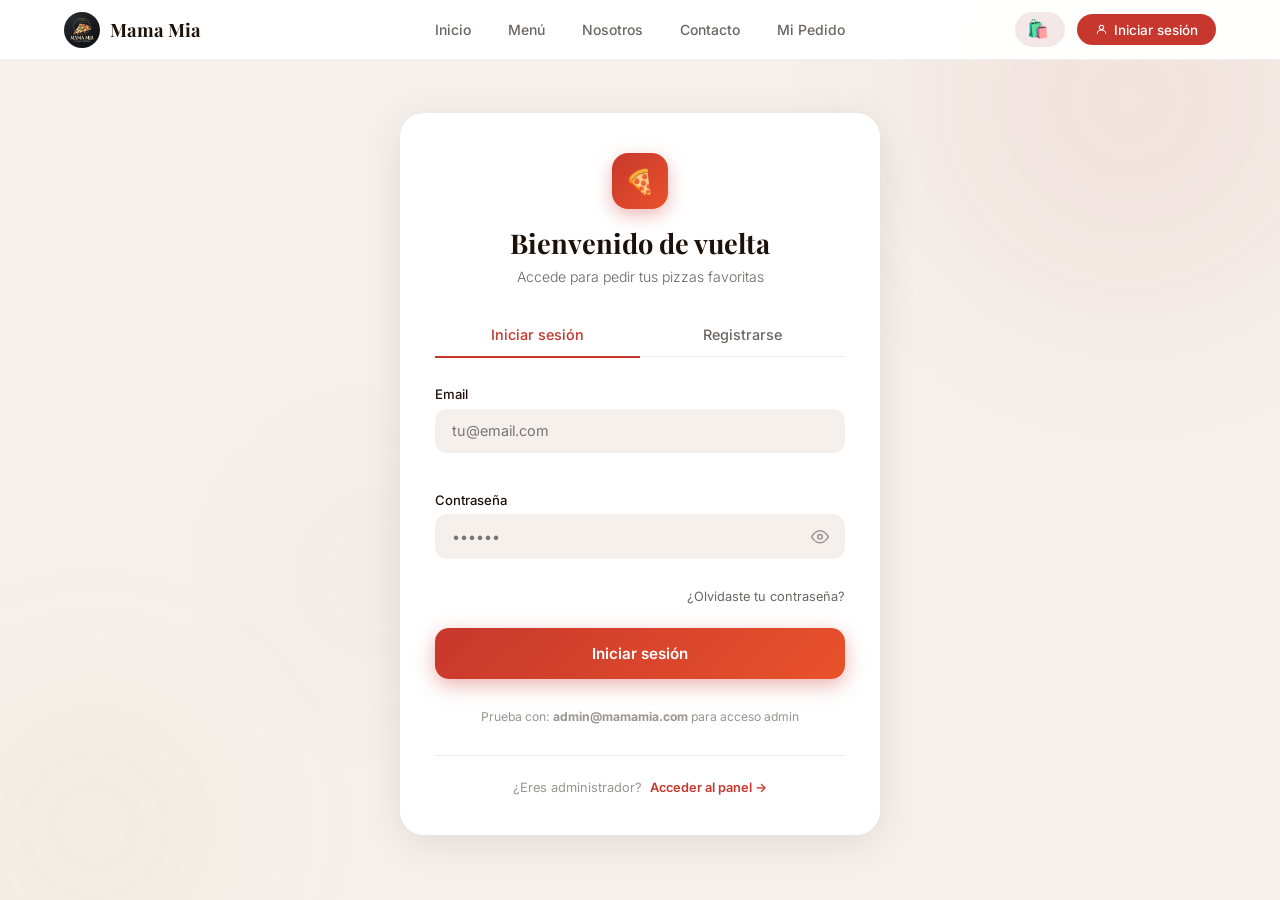
<file: frontend/ajustes.html>
<!DOCTYPE html>
<html lang="es">
<head>
  <meta charset="UTF-8"/>
  <meta name="viewport" content="width=device-width, initial-scale=1.0"/>
  <title>Ajustes — Mama Mia Pizzería</title>
  <link href="https://fonts.googleapis.com/css2?family=Playfair+Display:ital,wght@0,700;0,900;1,700&family=Inter:wght@300;400;500;600&display=swap" rel="stylesheet"/>
  <link rel="stylesheet" href="css/style.css"/>
  <link rel="stylesheet" href="css/perfil.css"/>
</head>
<body>

  <nav id="navbar">
    <a class="nav-logo" href="index.html">
      <img src="img/logo.png" alt="Logo" class="nav-logo-icon" style="background:none; padding:0; object-fit:cover;"/>
      <span class="nav-logo-text">Mama Mia</span>
    </a>
    <ul class="nav-links">
      <li><a href="index.html">Inicio</a></li>
      <li><a href="menu.html">Menú</a></li>
      <li><a href="nosotros.html">Nosotros</a></li>
      <li><a href="contacto.html">Contacto</a></li>
      <li><a href="mipedido.html">Mi Pedido</a></li>
    </ul>
    <div class="nav-right">
      <button class="nav-cart" onclick="location.href='carrito.html'">
        <span style="font-size:1.1rem; display:inline-block; margin-right:4px;">🛍️</span> <span class="nav-cart-badge" id="navCartBadge"></span>
      </button>
      <a href="login.html" class="nav-signin">
        <svg width="13" height="13" fill="none" stroke="currentColor" stroke-width="2" viewBox="0 0 24 24"><circle cx="12" cy="8" r="4"/><path d="M4 20c0-4 3.6-7 8-7s8 3 8 7"/></svg>
        Iniciar sesión
      </a>
    </div>
  </nav>

  <main class="perfil-main">

    <aside class="perfil-sidebar">
      <div class="perfil-avatar-wrap">
        <div class="perfil-avatar" id="perfilAvatar">?</div>
      </div>
      <p class="perfil-nombre" id="perfilNombre">—</p>
      <p class="perfil-email" id="perfilEmail">—</p>
      <nav class="perfil-nav">
        <a href="perfil.html" class="perfil-nav-item">👤 Mi perfil</a>
        <a href="mipedido.html" class="perfil-nav-item">📦 Mis pedidos</a>
        <a href="ajustes.html" class="perfil-nav-item active">⚙️ Ajustes</a>
      </nav>
    </aside>

    <div class="perfil-content">

      <!-- Notificaciones -->
      <div class="perfil-card" style="margin-bottom:1.2rem">
        <div class="perfil-card-header">
          <h2>🔔 Notificaciones</h2>
          <p>Controla qué notificaciones deseas recibir</p>
        </div>
        <div class="ajuste-list">
          <div class="ajuste-item">
            <div>
              <p class="ajuste-title">Estado del pedido</p>
              <p class="ajuste-desc">Recibe actualizaciones cuando tu pedido cambia de estado</p>
            </div>
            <div class="toggle active" id="togPedido" onclick="this.classList.toggle('active')"><div class="toggle-knob"></div></div>
          </div>
          <div class="ajuste-item">
            <div>
              <p class="ajuste-title">Promociones y ofertas</p>
              <p class="ajuste-desc">Entérate de descuentos y pizzas especiales de temporada</p>
            </div>
            <div class="toggle active" id="togPromo" onclick="this.classList.toggle('active')"><div class="toggle-knob"></div></div>
          </div>
          <div class="ajuste-item">
            <div>
              <p class="ajuste-title">Recordatorios</p>
              <p class="ajuste-desc">Recuerda completar pedidos que dejaste en el carrito</p>
            </div>
            <div class="toggle" id="togRecord" onclick="this.classList.toggle('active')"><div class="toggle-knob"></div></div>
          </div>
        </div>
      </div>

      <!-- Apariencia -->
      <div class="perfil-card" style="margin-bottom:1.2rem">
        <div class="perfil-card-header">
          <h2>🎨 Apariencia</h2>
          <p>Personaliza cómo se ve la aplicación</p>
        </div>
        <div class="ajuste-list">
          <div class="ajuste-item">
            <div>
              <p class="ajuste-title">Modo oscuro</p>
              <p class="ajuste-desc">Cambia el tema de la interfaz a colores oscuros</p>
            </div>
            <div class="toggle" id="togOscuro" onclick="toggleDarkMode()"><div class="toggle-knob"></div></div>
          </div>
        </div>
      </div>

      <!-- Privacidad -->
      <div class="perfil-card" style="margin-bottom:1.2rem">
        <div class="perfil-card-header">
          <h2>🔒 Privacidad</h2>
          <p>Controla el uso de tus datos</p>
        </div>
        <div class="ajuste-list">
          <div class="ajuste-item">
            <div>
              <p class="ajuste-title">Compartir datos de uso</p>
              <p class="ajuste-desc">Ayúdanos a mejorar la app compartiendo estadísticas anónimas</p>
            </div>
            <div class="toggle active" id="togDatos" onclick="this.classList.toggle('active')"><div class="toggle-knob"></div></div>
          </div>
          <div class="ajuste-item">
            <div>
              <p class="ajuste-title">Historial de pedidos visible</p>
              <p class="ajuste-desc">Muestra tu historial en tu perfil público</p>
            </div>
            <div class="toggle" id="togHistorial" onclick="this.classList.toggle('active')"><div class="toggle-knob"></div></div>
          </div>
        </div>
      </div>

      <!-- Zona de peligro -->
      <div class="perfil-card danger-card">
        <div class="perfil-card-header">
          <h2>⚠️ Zona de peligro</h2>
          <p>Estas acciones son irreversibles</p>
        </div>
        <div class="danger-actions">
          <div class="danger-item">
            <div>
              <p class="ajuste-title">Cerrar sesión en todos los dispositivos</p>
              <p class="ajuste-desc">Cierra sesión en todos los dispositivos donde estás conectado</p>
            </div>
            <button class="btn-danger-outline" onclick="cerrarTodo()">Cerrar todo</button>
          </div>
          <div class="danger-item">
            <div>
              <p class="ajuste-title" style="color:var(--red)">Eliminar cuenta</p>
              <p class="ajuste-desc">Elimina permanentemente tu cuenta y todos tus datos</p>
            </div>
            <button class="btn-danger" onclick="eliminarCuenta()">Eliminar cuenta</button>
          </div>
        </div>
      </div>

      <button class="btn-guardar" style="margin-top:1.2rem" onclick="guardarAjustes()">💾 Guardar ajustes</button>
    </div>
  </main>

  <div class="toast" id="toast"></div>

  <script src="js/main.js"></script>
  <script src="js/ajustes.js"></script>
</body>
</html>
</file>
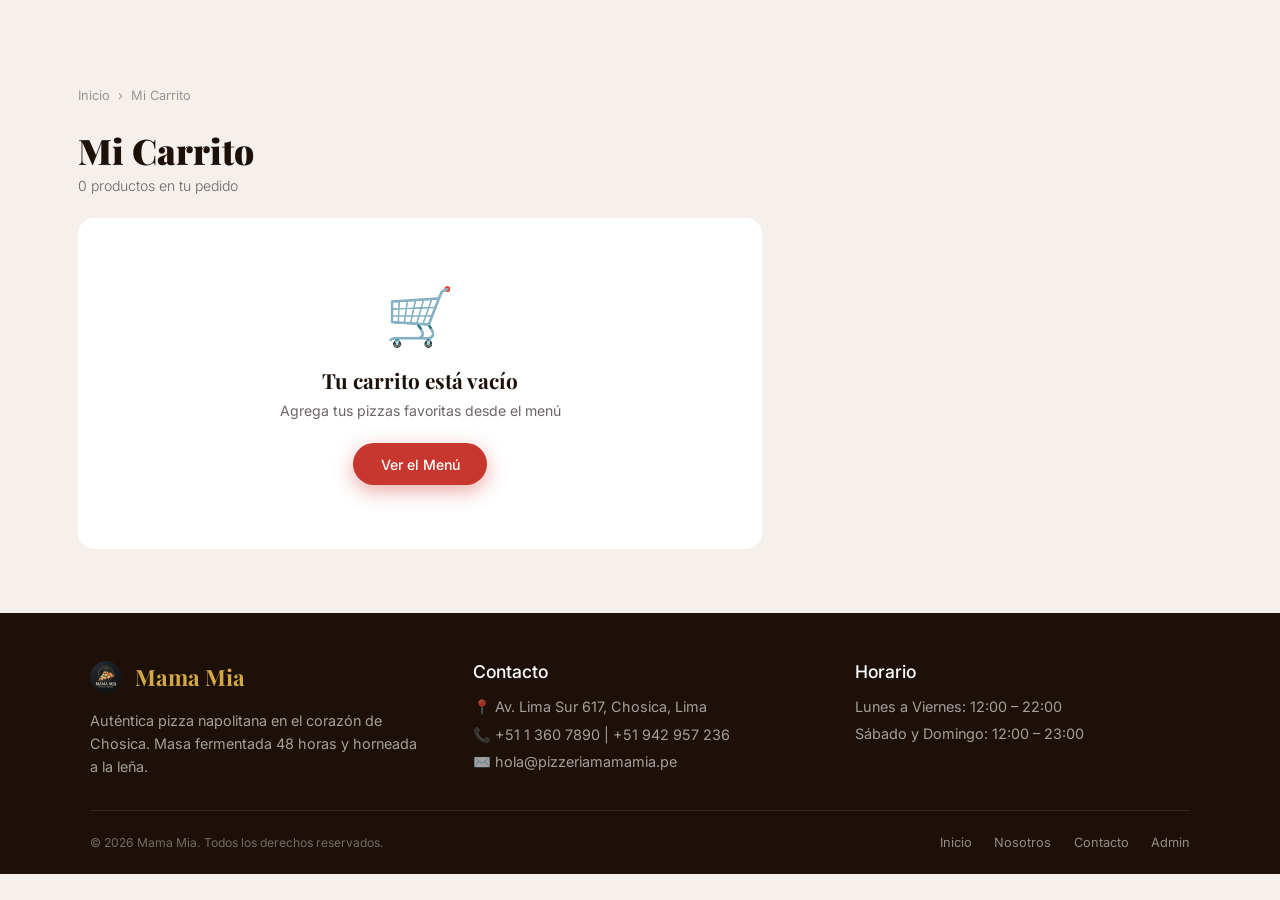
<file: frontend/carrito.html>
<!DOCTYPE html>
<html lang="es">
<head>
  <meta charset="UTF-8"/>
  <meta name="viewport" content="width=device-width, initial-scale=1.0"/>
  <title>Mi Carrito — Mama Mia Pizzería</title>
  <link href="https://fonts.googleapis.com/css2?family=Playfair+Display:ital,wght@0,700;0,900;1,700&family=Inter:wght@300;400;500;600&display=swap" rel="stylesheet"/>
  <link rel="stylesheet" href="css/style.css"/>
  <link rel="stylesheet" href="css/carrito.css"/>
</head>
<body>

  

  <main class="carrito-main">

    <!-- Columna izquierda: items -->
    <div class="carrito-left">
      <nav class="breadcrumb">
        <a href="index.html">Inicio</a>
        <span>›</span>
        <span>Mi Carrito</span>
      </nav>

      <div class="carrito-header">
        <h1>Mi Carrito</h1>
        <p class="carrito-count" id="carritoCount">0 productos en tu pedido</p>
      </div>

      <!-- Items -->
      <div class="items-list" id="itemsList">
        <!-- Renderizado por JS -->
      </div>

      <!-- Carrito vacío -->
      <div class="empty-cart hidden" id="emptyCart">
        <div class="empty-icon">🛒</div>
        <h3>Tu carrito está vacío</h3>
        <p>Agrega tus pizzas favoritas desde el menú</p>
        <a href="menu.html" class="btn-red">Ver el Menú</a>
      </div>

      <!-- Acciones -->
      <div class="carrito-actions" id="carritoActions">
        <a href="menu.html" class="add-more">+ Añadir más productos</a>
        <button class="vaciar-btn" onclick="vaciarCarrito()">Vaciar carrito</button>
      </div>
    </div>

    <!-- Columna derecha: resumen -->
    <div class="carrito-right" id="carritoRight">
      <div class="resumen-card">
        <div class="resumen-header">
          <h2>Confirmar Pedido</h2>
          <p class="resumen-user">👤 Cliente</p>
        </div>

        <!-- Lista resumen -->
        <div class="resumen-items" id="resumenItems"></div>

        <div class="resumen-linea">
          <span>Subtotal</span>
          <span id="resSubtotal">S/ 0.00</span>
        </div>
        <div class="resumen-linea">
          <span>Modalidad</span>
          <span class="modalidad-badge">🏪 Recojo en local o delivery</span>
        </div>
        <div class="resumen-linea total">
          <span>Total</span>
          <span id="resTotal">S/ 0.00</span>
        </div>

        <!-- Modalidad -->
        <div class="modalidad-section" id="modalidadSection">
          <h4>Modalidad</h4>
          <div class="modalidad-grid">
            <label class="modalidad-card active-modal" id="modalRecojo">
              <input type="radio" name="modalidad" value="recojo" checked onchange="onModalidad()"/>
              <span class="modalidad-icon">🏪</span>
              <div>
                <p class="modalidad-name">Recojo en local</p>
                <p class="modalidad-desc">Listo en 20–30 min. Jr. Grau 245, Chosica</p>
              </div>
            </label>
            <label class="modalidad-card" id="modalDelivery">
              <input type="radio" name="modalidad" value="delivery" onchange="onModalidad()"/>
              <span class="modalidad-icon">🛵</span>
              <div>
                <p class="modalidad-name">Delivery</p>
                <p class="modalidad-desc">Solo con pago con tarjeta. 30–45 min aprox.</p>
              </div>
            </label>
          </div>
          <!-- Dirección (solo delivery) -->
          <div class="direccion-wrap hidden" id="direccionWrap">
            <input type="text" placeholder="📍 Dirección de entrega *" id="direccion"/>
            <span class="field-error" id="dirErr"></span>
          </div>
        </div>

        <!-- Método de pago -->
        <div class="pago-section">
          <h4>Método de pago</h4>
          <p class="pago-nota">💡 Solo aceptamos pago anticipado. Esto garantiza que tu pizza se prepare solo cuando el pago es confirmado.</p>
          <div class="pago-grid">
            <label class="pago-card">
              <input type="radio" name="pago" value="yape" checked onchange="selectPago(this)"/>
              <span class="pago-icon">📱</span>
              <span class="pago-name">Yape</span>
            </label>
            <label class="pago-card">
              <input type="radio" name="pago" value="plin" onchange="selectPago(this)"/>
              <span class="pago-icon">💜</span>
              <span class="pago-name">Plin</span>
            </label>
            <label class="pago-card">
              <input type="radio" name="pago" value="tarjeta" onchange="selectPago(this)"/>
              <span class="pago-icon">💳</span>
              <span class="pago-name">Tarjeta</span>
            </label>
          </div>
        </div>

        <!-- Datos de contacto -->
        <div class="contacto-section">
          <h4>Datos de contacto</h4>
          <div class="field">
            <input type="tel" placeholder="📞 Teléfono de contacto *" id="telefono"/>
            <span class="field-error" id="telErr"></span>
          </div>
          <div class="field">
            <textarea placeholder="Notas adicionales (opcional)" id="notas" rows="2"></textarea>
          </div>
        </div>

        <button class="btn-confirmar" id="btnConfirmar" onclick="confirmarPedido()">
          ✓ Confirmar Pedido · <span id="btnTotal">S/ 0.00</span>
        </button>
      </div>
    </div>

  </main>

    <footer>
    <div class="footer-container">
      <div class="footer-col">
        <div class="footer-brand">
          <img src="img/logo.png" alt="Logo"> Mama Mia
        </div>
        <p class="footer-desc">Auténtica pizza napolitana en el corazón de Chosica. Masa fermentada 48 horas y horneada a la leña.</p>
      </div>
      <div class="footer-col">
        <h4>Contacto</h4>
        <div class="footer-info">
          <span>📍 Av. Lima Sur 617, Chosica, Lima</span>
          <span>📞 +51 1 360 7890 | +51 942 957 236</span>
          <span>✉️ hola@pizzeriamamamia.pe</span>
        </div>
      </div>
      <div class="footer-col">
        <h4>Horario</h4>
        <div class="footer-info">
          <span>Lunes a Viernes: 12:00 – 22:00</span>
          <span>Sábado y Domingo: 12:00 – 23:00</span>
        </div>
      </div>
    </div>
    <div class="footer-bottom">
      <div class="footer-copy">© 2026 Mama Mia. Todos los derechos reservados.</div>
      <div class="footer-links">
        <a href="index.html">Inicio</a>
        <a href="nosotros.html">Nosotros</a>
        <a href="contacto.html">Contacto</a>
        <a href="admin.html">Admin</a>
      </div>
    </div>
  </footer>

  <div class="toast" id="toast"></div>

  <script src="js/main.js"></script>
  <script src="js/carrito.js"></script>
</body>
</html>
</file>
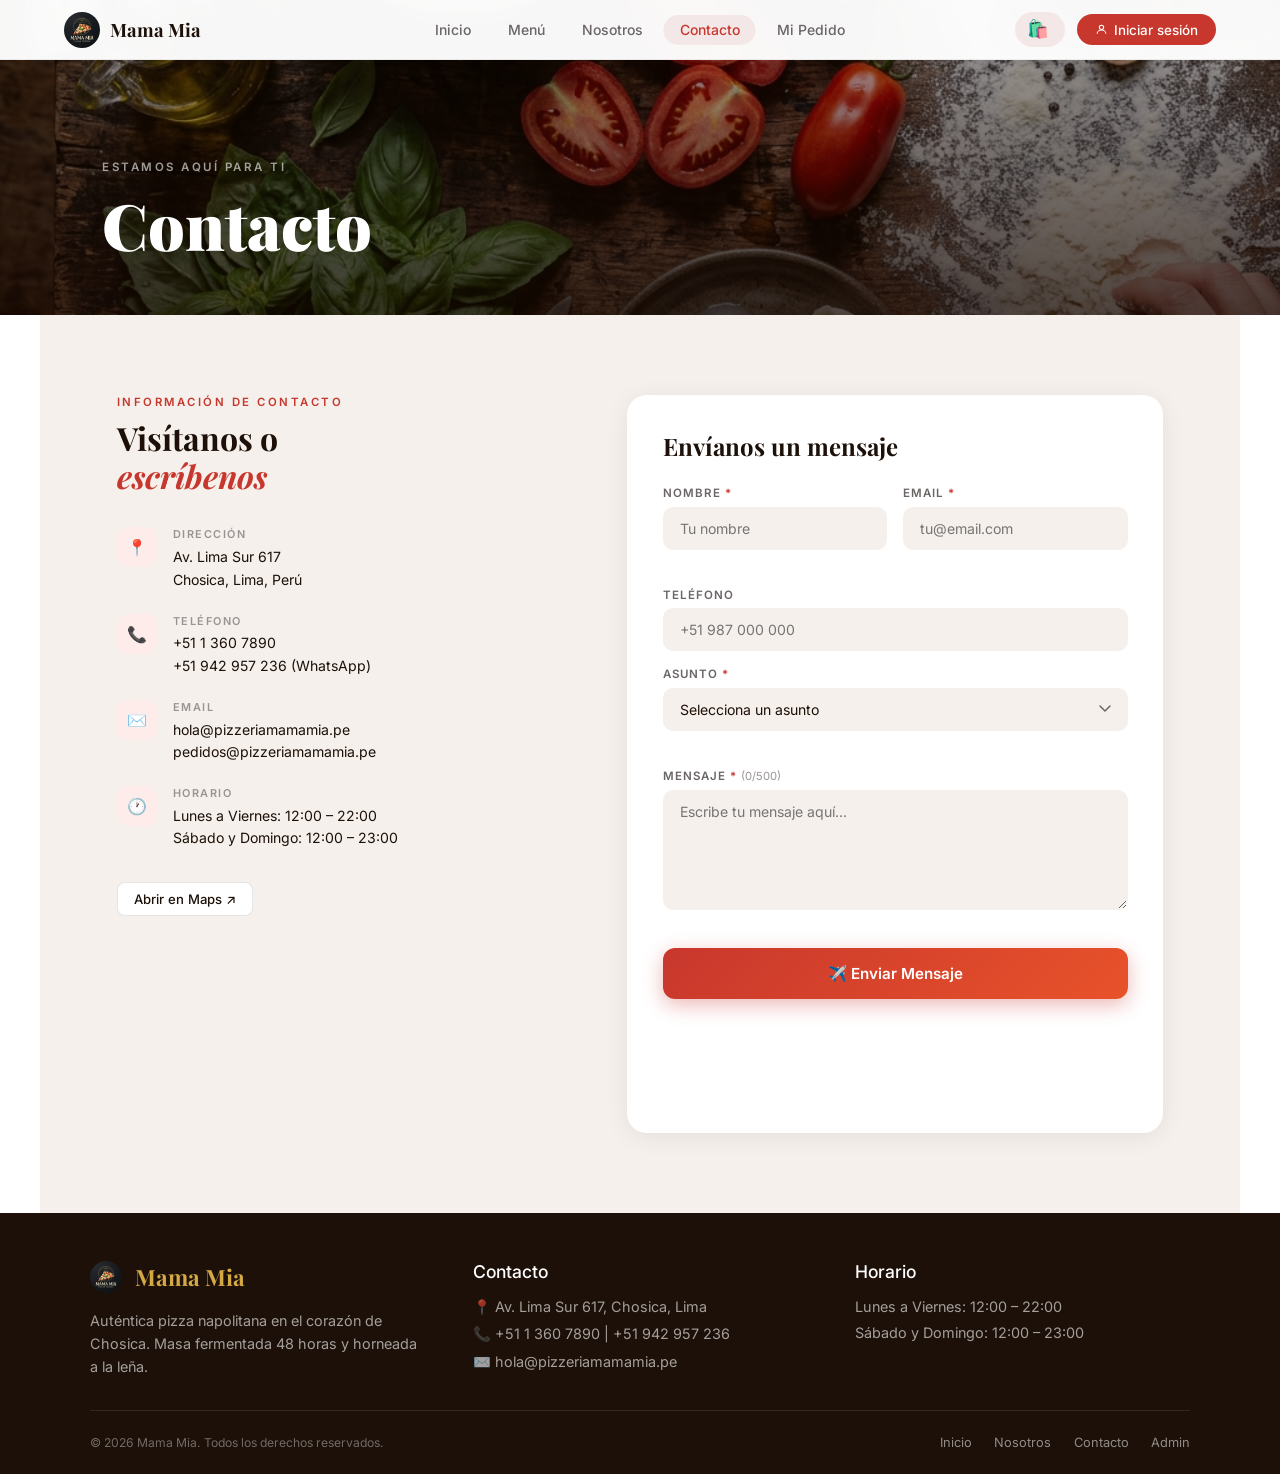
<file: frontend/contacto.html>
<!DOCTYPE html>
<html lang="es">
<head>
  <meta charset="UTF-8"/>
  <meta name="viewport" content="width=device-width, initial-scale=1.0"/>
  <title>Contacto — Mama Mia Pizzería</title>
  <link href="https://fonts.googleapis.com/css2?family=Playfair+Display:ital,wght@0,700;0,900;1,700&family=Inter:wght@300;400;500;600&display=swap" rel="stylesheet"/>
  <link rel="stylesheet" href="css/style.css"/>
  <link rel="stylesheet" href="css/contacto.css"/>
</head>
<body>

  <!-- NAV -->
  <nav id="navbar">
    <a class="nav-logo" href="index.html">
      <img src="img/logo.png" alt="Logo" class="nav-logo-icon" style="background:none; padding:0; object-fit:cover;"/>
      <span class="nav-logo-text">Mama Mia</span>
    </a>
    <ul class="nav-links">
      <li><a href="index.html">Inicio</a></li>
      <li><a href="menu.html">Menú</a></li>
      <li><a href="nosotros.html">Nosotros</a></li>
      <li><a href="contacto.html" class="active">Contacto</a></li>
      <li><a href="Mipedido.html">Mi Pedido</a></li>
    </ul>
    <div class="nav-right">
      <button class="nav-cart" onclick="location.href='carrito.html'" aria-label="Carrito">
      <span style="font-size:1.1rem; display:inline-block; margin-right:4px;">🛍️</span> <span class="nav-cart-badge" id="navCartBadge"></span>
      </button>
      <a href="login.html" class="nav-signin">
        <svg width="13" height="13" fill="none" stroke="currentColor" stroke-width="2" viewBox="0 0 24 24"><circle cx="12" cy="8" r="4"/><path d="M4 20c0-4 3.6-7 8-7s8 3 8 7"/></svg>
        Iniciar sesión
      </a>
    </div>
  </nav>

  <!-- HERO CONTACTO -->
  <section class="con-hero">
    <div class="con-hero-bg"></div>
    <div class="con-hero-overlay"></div>
    <div class="con-hero-content">
      <p class="con-hero-tag">ESTAMOS AQUÍ PARA TI</p>
      <h1 class="con-hero-title">Contacto</h1>
    </div>
  </section>

  <!-- CUERPO -->
  <section class="con-body">

    <!-- Info izquierda -->
    <div class="con-info reveal">
      <p class="section-label">INFORMACIÓN DE CONTACTO</p>
      <h2 class="con-title">Visítanos o<br><em>escríbenos</em></h2>

      <div class="info-items">
        <div class="info-item">
          <div class="info-icon">📍</div>
          <div>
            <p class="info-label">DIRECCIÓN</p>
            <p class="info-val">Av. Lima Sur 617</p>
            <p class="info-val">Chosica, Lima, Perú</p>
          </div>
        </div>
        <div class="info-item">
          <div class="info-icon">📞</div>
          <div>
            <p class="info-label">TELÉFONO</p>
            <p class="info-val">+51 1 360 7890</p>
            <p class="info-val">+51 942 957 236 (WhatsApp)</p>
          </div>
        </div>
        <div class="info-item">
          <div class="info-icon">✉️</div>
          <div>
            <p class="info-label">EMAIL</p>
            <p class="info-val">hola@pizzeriamamamia.pe</p>
            <p class="info-val">pedidos@pizzeriamamamia.pe</p>
          </div>
        </div>
        <div class="info-item">
          <div class="info-icon">🕐</div>
          <div>
            <p class="info-label">HORARIO</p>
            <p class="info-val">Lunes a Viernes: 12:00 – 22:00</p>
            <p class="info-val">Sábado y Domingo: 12:00 – 23:00</p>
          </div>
        </div>
      </div>

      <!-- Mapa -->
      <div class="mapa-wrap">
        <a class="mapa-btn" href="https://www.google.com/maps/place/Av.+Lima+Sur+617,+Lurigancho-Chosica+15468/" target="_blank">Abrir en Maps ↗</a>
        <iframe
          src="https://www.openstreetmap.org/export/embed.html?bbox=-76.7200,-11.9400,-76.6900,-11.9200&layer=mapnik&marker=-11.9300,-76.7050"
          width="100%" height="200"
          style="border:0;border-radius:12px;margin-top:0.8rem"
          loading="lazy" title="Ubicación Mama Mia">
        </iframe>
      </div>
    </div>

    <!-- Formulario derecha -->
    <div class="con-form-wrap reveal delay1">
      <h3 class="form-title">Envíanos un mensaje</h3>

      <div class="form-row">
        <div class="field">
          <label>NOMBRE <span class="req">*</span></label>
          <input type="text" placeholder="Tu nombre" id="cNombre"/>
          <span class="field-error" id="cNombreErr"></span>
        </div>
        <div class="field">
          <label>EMAIL <span class="req">*</span></label>
          <input type="email" placeholder="tu@email.com" id="cEmail"/>
          <span class="field-error" id="cEmailErr"></span>
        </div>
      </div>

      <div class="field">
        <label>TELÉFONO</label>
        <input type="tel" placeholder="+51 987 000 000" id="cTel"/>
      </div>

      <div class="field">
        <label>ASUNTO <span class="req">*</span></label>
        <select id="cAsunto">
          <option value="">Selecciona un asunto</option>
          <option>Consulta general</option>
          <option>Reserva de mesa</option>
          <option>Pedido a domicilio</option>
          <option>Sugerencia o reclamo</option>
          <option>Trabajo con nosotros</option>
          <option>Otro</option>
        </select>
        <span class="field-error" id="cAsuntoErr"></span>
      </div>

      <div class="field">
        <label>MENSAJE <span class="req">*</span> <span class="char-count" id="charCount">(0/500)</span></label>
        <textarea id="cMensaje" placeholder="Escribe tu mensaje aquí..." rows="5" maxlength="500" oninput="updateChar()"></textarea>
        <span class="field-error" id="cMensajeErr"></span>
      </div>

      <button class="btn-enviar" onclick="handleContacto()">✈️ Enviar Mensaje</button>
    </div>

  </section>

  <!-- FOOTER -->
    <footer>
    <div class="footer-container">
      <div class="footer-col">
        <div class="footer-brand">
          <img src="img/logo.png" alt="Logo"> Mama Mia
        </div>
        <p class="footer-desc">Auténtica pizza napolitana en el corazón de Chosica. Masa fermentada 48 horas y horneada a la leña.</p>
      </div>
      <div class="footer-col">
        <h4>Contacto</h4>
        <div class="footer-info">
          <span>📍 Av. Lima Sur 617, Chosica, Lima</span>
          <span>📞 +51 1 360 7890 | +51 942 957 236</span>
          <span>✉️ hola@pizzeriamamamia.pe</span>
        </div>
      </div>
      <div class="footer-col">
        <h4>Horario</h4>
        <div class="footer-info">
          <span>Lunes a Viernes: 12:00 – 22:00</span>
          <span>Sábado y Domingo: 12:00 – 23:00</span>
        </div>
      </div>
    </div>
    <div class="footer-bottom">
      <div class="footer-copy">© 2026 Mama Mia. Todos los derechos reservados.</div>
      <div class="footer-links">
        <a href="index.html">Inicio</a>
        <a href="nosotros.html">Nosotros</a>
        <a href="contacto.html">Contacto</a>
        <a href="admin.html">Admin</a>
      </div>
    </div>
  </footer>

  <div class="toast" id="toast"></div>

  <script src="js/main.js"></script>
  <script src="js/contacto.js"></script>
</body>
</html>
</file>
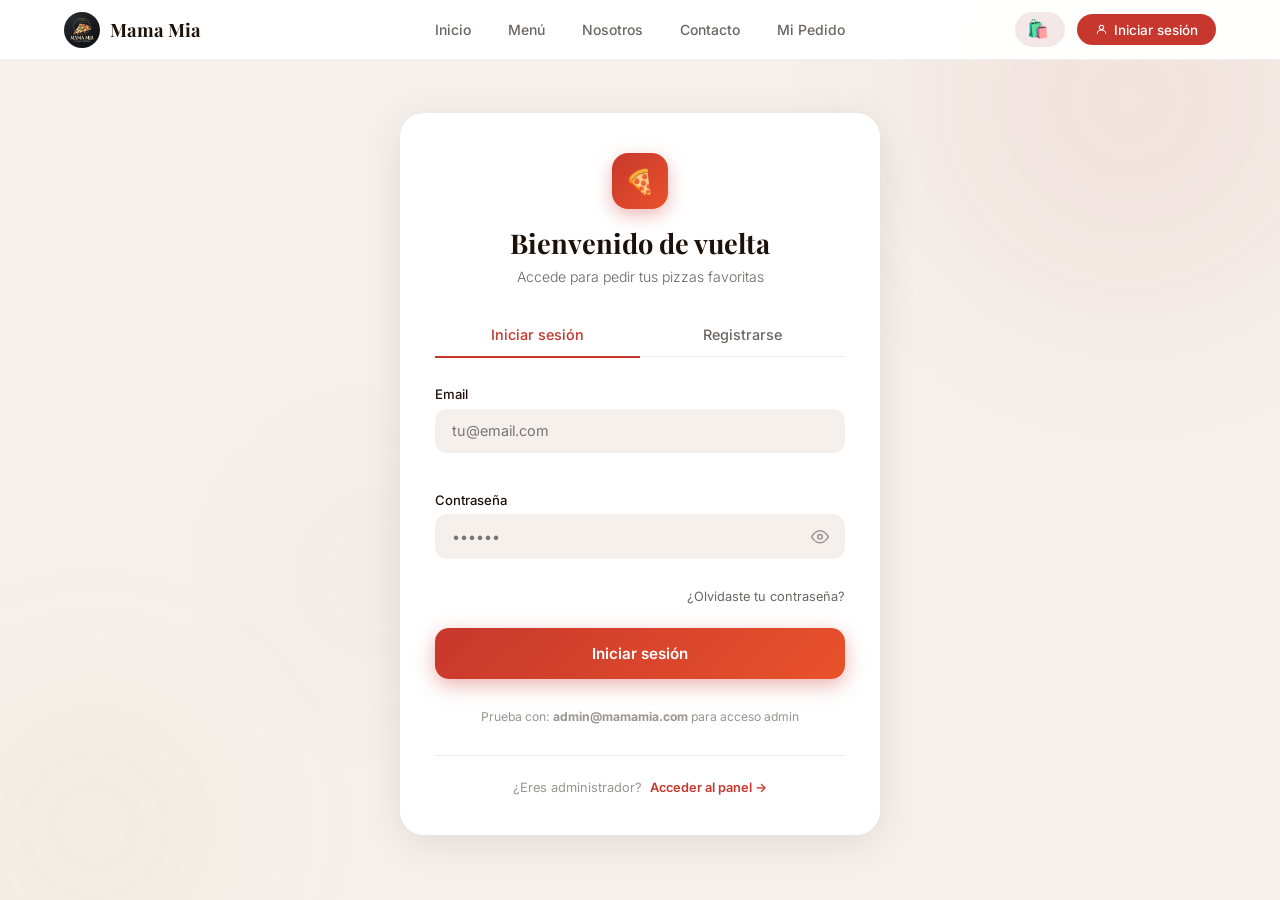
<file: frontend/login.html>
<!DOCTYPE html>
<html lang="es">
<head>
  <meta charset="UTF-8"/>
  <meta name="viewport" content="width=device-width, initial-scale=1.0"/>
  <title>Acceso — Mamma Mia Pizzería</title>
  <link href="https://fonts.googleapis.com/css2?family=Playfair+Display:ital,wght@0,700;0,900;1,700&family=Inter:wght@300;400;500;600&display=swap" rel="stylesheet"/>
  <link rel="stylesheet" href="css/style.css"/>
  <link rel="stylesheet" href="css/login.css"/>
</head>
<body>

  <!-- NAV -->
  <nav id="navbar">
    <a class="nav-logo" href="index.html">
      <img src="img/logo.png" alt="Logo" class="nav-logo-icon" style="background:none; padding:0; object-fit:cover;"/>
      <span class="nav-logo-text">Mama Mia</span>
    </a>
    <ul class="nav-links">
      <li><a href="index.html">Inicio</a></li>
      <li><a href="menu.html">Menú</a></li>
      <li><a href="nosotros.html">Nosotros</a></li>
      <li><a href="contacto.html">Contacto</a></li>
      <li><a href="Mipedido.html">Mi Pedido</a></li>
    </ul>
    <div class="nav-right">
      <button class="nav-cart" onclick="location.href='carrito.html'" aria-label="Carrito">
      <span style="font-size:1.1rem; display:inline-block; margin-right:4px;">🛍️</span> <span class="nav-cart-badge" id="navCartBadge"></span>
      </button>
      <a href="login.html" class="nav-signin active-nav">
        <svg width="13" height="13" fill="none" stroke="currentColor" stroke-width="2" viewBox="0 0 24 24"><circle cx="12" cy="8" r="4"/><path d="M4 20c0-4 3.6-7 8-7s8 3 8 7"/></svg>
        Iniciar sesión
      </a>
    </div>
  </nav>

  <!-- FONDO DECORATIVO -->
  <div class="login-bg">
    <div class="bg-blob blob1"></div>
    <div class="bg-blob blob2"></div>
    <div class="bg-blob blob3"></div>
  </div>

  <!-- CONTENEDOR PRINCIPAL -->
  <main class="login-main">

    <!-- CARD CLIENTE -->
    <div class="login-card" id="clientCard">

      <!-- Header dinámico -->
      <div class="card-header">
        <div class="card-icon">🍕</div>
        <h1 class="card-title" id="cardTitle">Bienvenido de vuelta</h1>
        <p class="card-sub" id="cardSub">Accede para pedir tus pizzas favoritas</p>
      </div>

      <!-- Tabs -->
      <div class="tabs">
        <button class="tab active" id="tabLogin" onclick="switchTab('login')">Iniciar sesión</button>
        <button class="tab" id="tabRegister" onclick="switchTab('register')">Registrarse</button>
      </div>

      <!-- FORM LOGIN -->
      <div class="tab-content" id="formLogin">
        <div class="field">
          <label>Email</label>
          <input type="email" placeholder="tu@email.com" id="loginEmail" autocomplete="email"/>
          <span class="field-error" id="loginEmailErr"></span>
        </div>
        <div class="field">
          <label>Contraseña</label>
          <div class="input-wrap">
            <input type="password" placeholder="••••••" id="loginPass" autocomplete="current-password"/>
            <button class="eye-btn" onclick="togglePass('loginPass', this)" type="button">
              <svg width="18" height="18" fill="none" stroke="currentColor" stroke-width="2" viewBox="0 0 24 24"><path d="M1 12s4-8 11-8 11 8 11 8-4 8-11 8-11-8-11-8z"/><circle cx="12" cy="12" r="3"/></svg>
            </button>
          </div>
          <span class="field-error" id="loginPassErr"></span>
        </div>
        <a href="#" class="forgot-link">¿Olvidaste tu contraseña?</a>
        <button class="btn-submit" onclick="handleLogin()">Iniciar sesión</button>
        <p class="demo-hint">Prueba con: <strong>admin@mamamia.com</strong> para acceso admin</p>
      </div>

      <!-- FORM REGISTRO -->
      <div class="tab-content hidden" id="formRegister">
        <div class="field">
          <label>Nombre completo</label>
          <input type="text" placeholder="Tu nombre" id="regName" autocomplete="name"/>
          <span class="field-error" id="regNameErr"></span>
        </div>
        <div class="field">
          <label>Email</label>
          <input type="email" placeholder="tu@email.com" id="regEmail" autocomplete="email"/>
          <span class="field-error" id="regEmailErr"></span>
        </div>
        <div class="field">
          <label>Contraseña</label>
          <div class="input-wrap">
            <input type="password" placeholder="Mínimo 6 caracteres" id="regPass"/>
            <button class="eye-btn" onclick="togglePass('regPass', this)" type="button">
              <svg width="18" height="18" fill="none" stroke="currentColor" stroke-width="2" viewBox="0 0 24 24"><path d="M1 12s4-8 11-8 11 8 11 8-4 8-11 8-11-8-11-8z"/><circle cx="12" cy="12" r="3"/></svg>
            </button>
          </div>
          <span class="field-error" id="regPassErr"></span>
        </div>
        <div class="field">
          <label>Confirmar contraseña</label>
          <div class="input-wrap">
            <input type="password" placeholder="Repite tu contraseña" id="regPass2"/>
            <button class="eye-btn" onclick="togglePass('regPass2', this)" type="button">
              <svg width="18" height="18" fill="none" stroke="currentColor" stroke-width="2" viewBox="0 0 24 24"><path d="M1 12s4-8 11-8 11 8 11 8-4 8-11 8-11-8-11-8z"/><circle cx="12" cy="12" r="3"/></svg>
            </button>
          </div>
          <span class="field-error" id="regPass2Err"></span>
        </div>
        <button class="btn-submit" onclick="handleRegister()">Crear cuenta</button>
      </div>

      <!-- Separador admin -->
      <div class="admin-sep">
        <span>¿Eres administrador?</span>
        <button class="admin-link" onclick="switchToAdmin()">Acceder al panel →</button>
      </div>

    </div>

    <!-- CARD ADMIN -->
    <div class="login-card admin-card hidden" id="adminCard">
      <div class="card-header">
        <div class="card-icon admin-icon">🛡️</div>
        <h1 class="card-title" style="color:#fff">Panel Administrativo</h1>
        <p class="card-sub" style="color:rgba(255,255,255,0.55)">Acceso exclusivo para administradores</p>
      </div>

      <div class="field">
        <label style="color:rgba(255,255,255,0.7)">Email de administrador</label>
        <input type="email" placeholder="admin@mamamia.com" id="adminEmail" autocomplete="email"/>
        <span class="field-error" id="adminEmailErr"></span>
      </div>
      <div class="field">
        <label style="color:rgba(255,255,255,0.7)">Contraseña</label>
        <div class="input-wrap">
          <input type="password" placeholder="••••••" id="adminPass" autocomplete="current-password"/>
          <button class="eye-btn" onclick="togglePass('adminPass', this)" type="button">
            <svg width="18" height="18" fill="none" stroke="currentColor" stroke-width="2" viewBox="0 0 24 24"><path d="M1 12s4-8 11-8 11 8 11 8-4 8-11 8-11-8-11-8z"/><circle cx="12" cy="12" r="3"/></svg>
          </button>
        </div>
        <span class="field-error" id="adminPassErr"></span>
      </div>

      <button class="btn-submit" onclick="handleAdmin()">Acceder al panel</button>
      <p class="demo-hint" style="color:rgba(255,255,255,0.35)">Demo: <strong style="color:rgba(255,255,255,0.55)">admin@mamamia.com</strong> / cualquier contraseña</p>

      <button class="back-client" onclick="switchToClient()">← Volver al sitio web</button>
    </div>

  </main>

  <!-- TOAST -->
  <div class="toast" id="toast"></div>

  <script src="js/main.js"></script>
  <script src="js/login.js"></script>
</body>
</html>
</file>
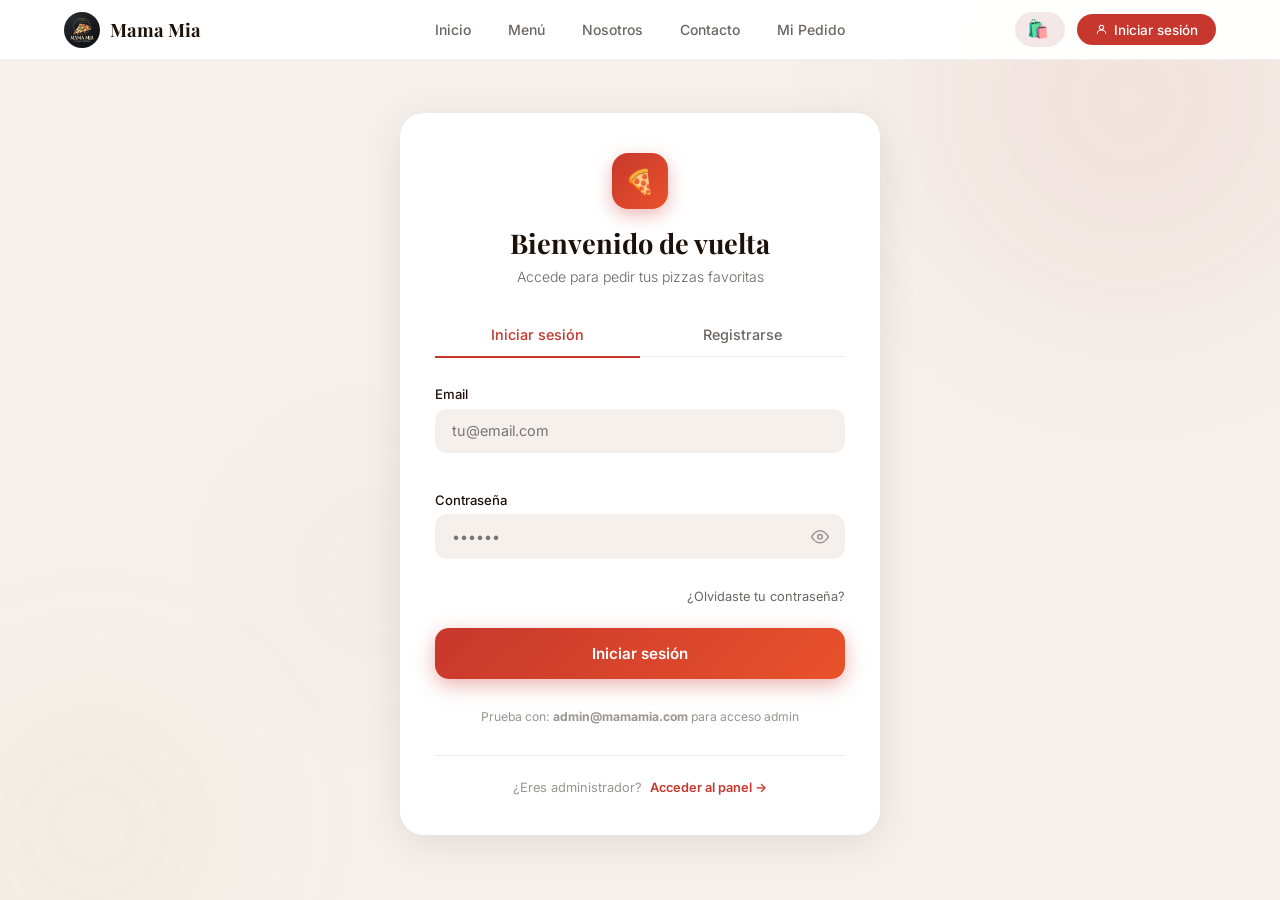
<file: frontend/Mipedido.html>
<!DOCTYPE html>
<html lang="es">
<head>
  <meta charset="UTF-8"/>
  <meta name="viewport" content="width=device-width, initial-scale=1.0"/>
  <title>Mi Pedido — Mamma Mia Pizzería</title>
  <link href="https://fonts.googleapis.com/css2?family=Playfair+Display:ital,wght@0,700;0,900;1,700&family=Inter:wght@300;400;500;600&display=swap" rel="stylesheet"/>
  <link rel="stylesheet" href="css/style.css"/>
  <link rel="stylesheet" href="css/Mipedido.css"/>
</head>
<body>

  <nav id="navbar">
    <a class="nav-logo" href="index.html">
      <img src="img/logo.png" alt="Logo" class="nav-logo-icon" style="background:none; padding:0; object-fit:cover;"/>
      <span class="nav-logo-text">Mama Mia</span>
    </a>
    <ul class="nav-links">
      <li><a href="index.html">Inicio</a></li>
      <li><a href="menu.html">Menú</a></li>
      <li><a href="nosotros.html">Nosotros</a></li>
      <li><a href="contacto.html">Contacto</a></li>
      <li><a href="Mipedido.html" class="active">Mi Pedido</a></li>
    </ul>
    <div class="nav-right">
      <button class="nav-cart" onclick="location.href='carrito.html'">🛒</button>
      <a href="login.html" class="nav-signin">
        <svg width="13" height="13" fill="none" stroke="currentColor" stroke-width="2" viewBox="0 0 24 24"><circle cx="12" cy="8" r="4"/><path d="M4 20c0-4 3.6-7 8-7s8 3 8 7"/></svg>
        Iniciar sesión
      </a>
    </div>
  </nav>

  <main class="pedido-main">

    <!-- Sin pedido -->
    <div class="no-pedido hidden" id="noPedido">
      <div class="no-pedido-icon">🍕</div>
      <h2>No tienes pedidos activos</h2>
      <p>Haz tu pedido desde el menú y podrás seguirlo aquí.</p>
      <a href="menu.html" class="btn-red">Ver el Menú</a>
    </div>

    <!-- Con pedido -->
    <div class="pedido-wrap" id="pedidoWrap">

      <!-- Header -->
      <div class="pedido-header">
        <div>
          <h1>Mi Pedido</h1>
          <p class="pedido-num">Número: <strong id="pedidoNum"></strong></p>
        </div>
        <div class="pedido-pago-badge" id="pedidoPago"></div>
      </div>

      <div class="pedido-grid">

        <!-- Izquierda: tracker -->
        <div class="pedido-tracker">

          <!-- Timeline de estados -->
          <div class="tracker-card">
            <h3>Estado del pedido</h3>
            <div class="tracker-steps" id="trackerSteps">
              <!-- Renderizado por JS -->
            </div>
          </div>

          <!-- Info recojo -->
          <div class="recojo-card">
            <div class="recojo-card-header">
              <span class="recojo-card-icon">🏪</span>
              <h4>Recojo en local</h4>
            </div>
            <p>Jr. Grau 245, Chosica, Lima</p>
            <p class="recojo-time" id="tiempoEstimado"></p>
            <a href="https://maps.google.com/?q=Jr.+Grau+245+Chosica+Lima" target="_blank" class="maps-link">Ver en Google Maps ↗</a>
          </div>

          <!-- Cancelar (solo si está en espera) -->
          <button class="btn-cancelar" id="btnCancelar" onclick="cancelarPedido()">
            Cancelar pedido
          </button>
        </div>

        <!-- Derecha: resumen -->
        <div class="pedido-resumen">
          <div class="resumen-card-p">
            <h3>Resumen del pedido</h3>
            <div id="pedidoItems" class="pedido-items-list"></div>
            <div class="resumen-linea-p">
              <span>Subtotal</span><span id="pSubtotal"></span>
            </div>
            <div class="resumen-linea-p">
              <span>Modalidad</span><span class="modalidad-badge-p">🏪 Recojo en local</span>
            </div>
            <div class="resumen-linea-p total-p">
              <span>Total pagado</span><span id="pTotal"></span>
            </div>

            <!-- Datos contacto -->
            <div class="pedido-contacto" id="pedidoContacto"></div>

            <!-- Notas -->
            <div class="pedido-notas" id="pedidoNotas"></div>
          </div>

          <!-- Nuevo pedido -->
          <a href="menu.html" class="btn-nuevo-pedido">🍕 Hacer nuevo pedido</a>

          <!-- HISTORIAL DE PEDIDOS -->
          <section class="historial-section">
            <h2 class="historial-title">Historial de pedidos</h2>
            <div id="historialList"></div>
          </section>
        </div>

      </div>
    </div>

  </main>

    <footer>
    <div class="footer-container">
      <div class="footer-col">
        <div class="footer-brand">
          <img src="img/logo.png" alt="Logo"> Mama Mia
        </div>
        <p class="footer-desc">Auténtica pizza napolitana en el corazón de Chosica. Masa fermentada 48 horas y horneada a la leña.</p>
      </div>
      <div class="footer-col">
        <h4>Contacto</h4>
        <div class="footer-info">
          <span>📍 Av. Lima Sur 617, Chosica, Lima</span>
          <span>📞 +51 1 360 7890 | +51 942 957 236</span>
          <span>✉️ hola@pizzeriamamamia.pe</span>
        </div>
      </div>
      <div class="footer-col">
        <h4>Horario</h4>
        <div class="footer-info">
          <span>Lunes a Viernes: 12:00 – 22:00</span>
          <span>Sábado y Domingo: 12:00 – 23:00</span>
        </div>
      </div>
    </div>
    <div class="footer-bottom">
      <div class="footer-copy">© 2026 Mama Mia. Todos los derechos reservados.</div>
      <div class="footer-links">
        <a href="index.html">Inicio</a>
        <a href="nosotros.html">Nosotros</a>
        <a href="contacto.html">Contacto</a>
        <a href="admin.html">Admin</a>
      </div>
    </div>
  </footer>

  <div class="toast" id="toast"></div>

  <script src="js/main.js"></script>
  <script src="js/Mipedido.js"></script>
</body>
</html>
</file>
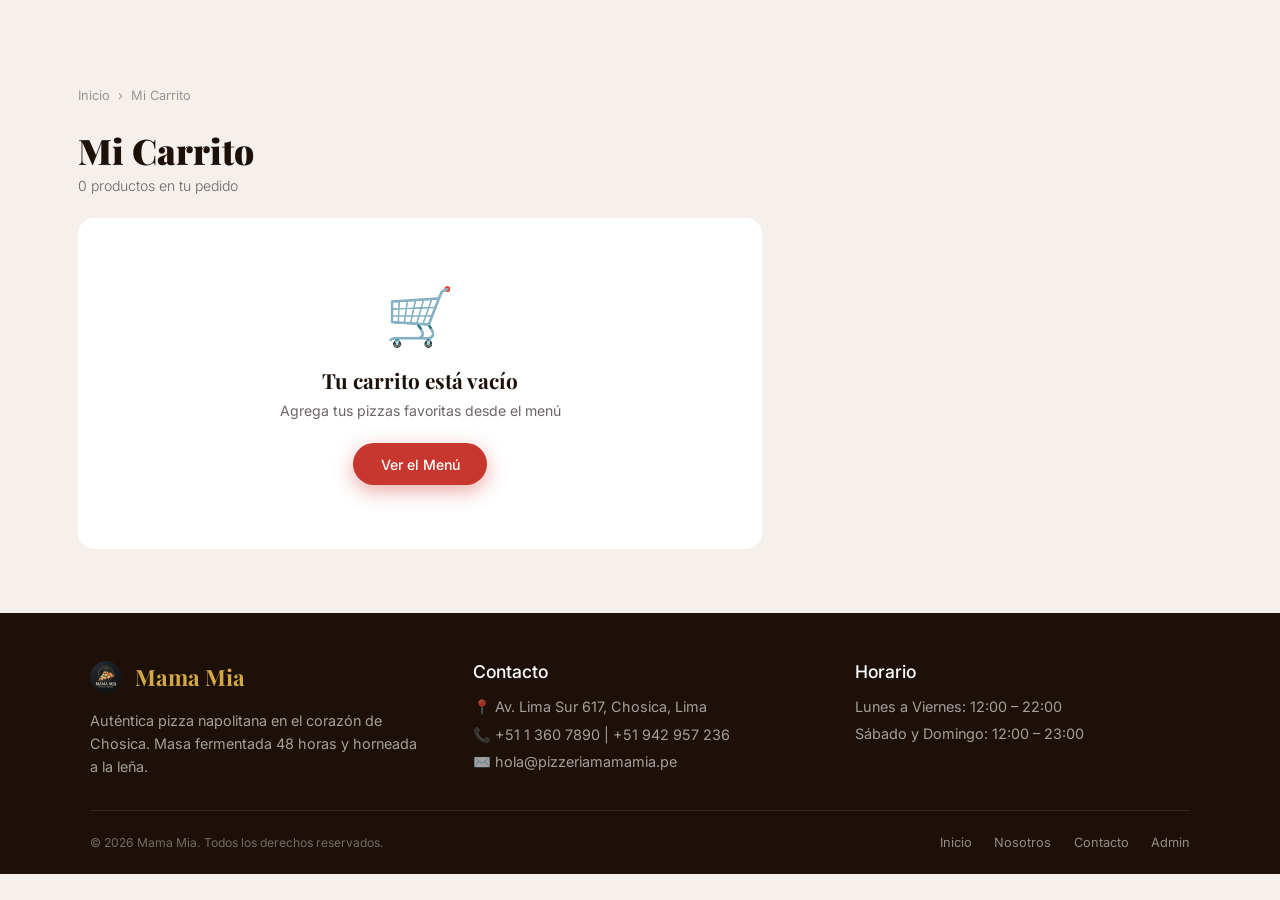
<file: frontend/pago.html>
<!DOCTYPE html>
<html lang="es">
<head>
  <meta charset="UTF-8"/>
  <meta name="viewport" content="width=device-width, initial-scale=1.0"/>
  <title>Pago — Mamma Mia Pizzería</title>
  <link href="https://fonts.googleapis.com/css2?family=Playfair+Display:ital,wght@0,700;0,900;1,700&family=Inter:wght@300;400;500;600&display=swap" rel="stylesheet"/>
  <link rel="stylesheet" href="css/style.css"/>
  <link rel="stylesheet" href="css/pago.css"/>
</head>
<body>

  <nav id="navbar">
    <a class="nav-logo" href="index.html">
      <img src="img/logo.png" alt="Logo" class="nav-logo-icon" style="background:none; padding:0; object-fit:cover;"/>
      <span class="nav-logo-text">Mama Mia</span>
    </a>
    <ul class="nav-links">
      <li><a href="index.html">Inicio</a></li>
      <li><a href="menu.html">Menú</a></li>
      <li><a href="nosotros.html">Nosotros</a></li>
      <li><a href="contacto.html">Contacto</a></li>
      <li><a href="Mipedido.html">Mi Pedido</a></li>
    </ul>
    <div class="nav-right">
      <button class="nav-cart" onclick="location.href='carrito.html'">
        <span style="font-size:1.1rem; display:inline-block; margin-right:4px;">🛍️</span> <span class="nav-cart-badge" id="navCartBadge"></span>
      </button>
      <a href="login.html" class="nav-signin">
        <svg width="13" height="13" fill="none" stroke="currentColor" stroke-width="2" viewBox="0 0 24 24"><circle cx="12" cy="8" r="4"/><path d="M4 20c0-4 3.6-7 8-7s8 3 8 7"/></svg>
        Iniciar sesión
      </a>
    </div>
  </nav>

  <main class="pago-main">

    <!-- Paso indicador -->
    <div class="steps-bar">
      <div class="step-item done">
        <div class="step-circle">✓</div>
        <span>Carrito</span>
      </div>
      <div class="step-line done"></div>
      <div class="step-item active">
        <div class="step-circle">2</div>
        <span>Pago</span>
      </div>
      <div class="step-line"></div>
      <div class="step-item">
        <div class="step-circle">3</div>
        <span>Confirmación</span>
      </div>
    </div>

    <div class="pago-grid">

      <!-- Columna izquierda: método de pago -->
      <div class="pago-left">

        <!-- YAPE -->
        <div class="metodo-panel" id="panelYape">
          <div class="metodo-header">
            <span class="metodo-icon">📱</span>
            <div>
              <h3>Pagar con Yape</h3>
              <p>Escanea el QR o ingresa el número</p>
            </div>
          </div>
          <div class="qr-wrap">
            <div class="qr-box">
              <!-- QR simulado con SVG -->
              <svg viewBox="0 0 100 100" width="160" height="160" xmlns="http://www.w3.org/2000/svg">
                <rect width="100" height="100" fill="white"/>
                <!-- Esquinas QR -->
                <rect x="5" y="5" width="30" height="30" rx="3" fill="none" stroke="#1C1008" stroke-width="4"/>
                <rect x="10" y="10" width="20" height="20" rx="1" fill="#1C1008"/>
                <rect x="65" y="5" width="30" height="30" rx="3" fill="none" stroke="#1C1008" stroke-width="4"/>
                <rect x="70" y="10" width="20" height="20" rx="1" fill="#1C1008"/>
                <rect x="5" y="65" width="30" height="30" rx="3" fill="none" stroke="#1C1008" stroke-width="4"/>
                <rect x="10" y="70" width="20" height="20" rx="1" fill="#1C1008"/>
                <!-- Puntos internos simulados -->
                <rect x="40" y="5" width="5" height="5" fill="#1C1008"/>
                <rect x="48" y="5" width="5" height="5" fill="#1C1008"/>
                <rect x="40" y="13" width="5" height="5" fill="#1C1008"/>
                <rect x="55" y="13" width="5" height="5" fill="#1C1008"/>
                <rect x="40" y="40" width="5" height="5" fill="#1C1008"/>
                <rect x="48" y="48" width="5" height="5" fill="#1C1008"/>
                <rect x="55" y="40" width="5" height="5" fill="#1C1008"/>
                <rect x="40" y="55" width="5" height="5" fill="#1C1008"/>
                <rect x="65" y="40" width="5" height="5" fill="#1C1008"/>
                <rect x="73" y="48" width="5" height="5" fill="#1C1008"/>
                <rect x="65" y="55" width="5" height="5" fill="#1C1008"/>
                <rect x="80" y="40" width="5" height="5" fill="#1C1008"/>
                <rect x="40" y="65" width="5" height="5" fill="#1C1008"/>
                <rect x="48" y="73" width="5" height="5" fill="#1C1008"/>
                <rect x="55" y="65" width="5" height="5" fill="#1C1008"/>
                <rect x="65" y="73" width="5" height="5" fill="#1C1008"/>
                <rect x="80" y="65" width="5" height="5" fill="#1C1008"/>
                <rect x="73" y="80" width="5" height="5" fill="#1C1008"/>
                <rect x="88" y="80" width="5" height="5" fill="#1C1008"/>
              </svg>
              <p class="qr-numero">📞 +51 987 654 321</p>
              <p class="qr-hint">A nombre de: <strong>Pizzería MamaMia</strong></p>
            </div>
          </div>
          <div class="sim-nota">
            <span>🎓</span>
            <p>Proyecto universitario — Este es un pago simulado. Presiona "Confirmar pago" para continuar.</p>
          </div>
          <button class="btn-confirmar-pago" onclick="simularPago()">
            ✓ Confirmar pago · <span id="btnMontoYape"></span>
          </button>
        </div>

        <!-- PLIN -->
        <div class="metodo-panel hidden" id="panelPlin">
          <div class="metodo-header">
            <span class="metodo-icon">💜</span>
            <div>
              <h3>Pagar con Plin</h3>
              <p>Escanea el QR o ingresa el número</p>
            </div>
          </div>
          <div class="qr-wrap">
            <div class="qr-box">
              <svg viewBox="0 0 100 100" width="160" height="160" xmlns="http://www.w3.org/2000/svg">
                <rect width="100" height="100" fill="white"/>
                <rect x="5" y="5" width="30" height="30" rx="3" fill="none" stroke="#6B21A8" stroke-width="4"/>
                <rect x="10" y="10" width="20" height="20" rx="1" fill="#6B21A8"/>
                <rect x="65" y="5" width="30" height="30" rx="3" fill="none" stroke="#6B21A8" stroke-width="4"/>
                <rect x="70" y="10" width="20" height="20" rx="1" fill="#6B21A8"/>
                <rect x="5" y="65" width="30" height="30" rx="3" fill="none" stroke="#6B21A8" stroke-width="4"/>
                <rect x="10" y="70" width="20" height="20" rx="1" fill="#6B21A8"/>
                <rect x="40" y="5" width="5" height="5" fill="#6B21A8"/>
                <rect x="48" y="13" width="5" height="5" fill="#6B21A8"/>
                <rect x="55" y="5" width="5" height="5" fill="#6B21A8"/>
                <rect x="40" y="40" width="5" height="5" fill="#6B21A8"/>
                <rect x="55" y="48" width="5" height="5" fill="#6B21A8"/>
                <rect x="65" y="40" width="5" height="5" fill="#6B21A8"/>
                <rect x="80" y="55" width="5" height="5" fill="#6B21A8"/>
                <rect x="40" y="65" width="5" height="5" fill="#6B21A8"/>
                <rect x="55" y="73" width="5" height="5" fill="#6B21A8"/>
                <rect x="65" y="65" width="5" height="5" fill="#6B21A8"/>
                <rect x="80" y="73" width="5" height="5" fill="#6B21A8"/>
              </svg>
              <p class="qr-numero">📞 +51 987 654 321</p>
              <p class="qr-hint">A nombre de: <strong>Pizzería MamaMia</strong></p>
            </div>
          </div>
          <div class="sim-nota">
            <span>🎓</span>
            <p>Proyecto universitario — Este es un pago simulado. Presiona "Confirmar pago" para continuar.</p>
          </div>
          <button class="btn-confirmar-pago plin" onclick="simularPago()">
            ✓ Confirmar pago · <span id="btnMontoPlin"></span>
          </button>
        </div>

        <!-- TARJETA -->
        <div class="metodo-panel hidden" id="panelTarjeta">
          <div class="metodo-header">
            <span class="metodo-icon">💳</span>
            <div>
              <h3>Pagar con Tarjeta</h3>
              <p>Crédito o débito — Visa, Mastercard, Amex</p>
            </div>
          </div>
          <div class="tarjeta-form">
            <div class="tarjeta-preview" id="tarjetaPreview">
              <div class="tarjeta-chip">▬▬</div>
              <div class="tarjeta-numero" id="previewNumero">•••• •••• •••• ••••</div>
              <div class="tarjeta-row">
                <div>
                  <p class="tarjeta-label">TITULAR</p>
                  <p class="tarjeta-val" id="previewNombre">TU NOMBRE</p>
                </div>
                <div>
                  <p class="tarjeta-label">VENCE</p>
                  <p class="tarjeta-val" id="previewExp">MM/AA</p>
                </div>
              </div>
            </div>

            <div class="field">
              <label>Número de tarjeta</label>
              <input type="text" placeholder="1234 5678 9012 3456" maxlength="19"
                id="cardNum" oninput="formatCard(this)" autocomplete="cc-number"/>
            </div>
            <div class="field">
              <label>Titular de la tarjeta</label>
              <input type="text" placeholder="Como aparece en la tarjeta"
                id="cardName" oninput="previewUpdate()" autocomplete="cc-name"/>
            </div>
            <div class="form-row-2">
              <div class="field">
                <label>Fecha de vencimiento</label>
                <input type="text" placeholder="MM/AA" maxlength="5"
                  id="cardExp" oninput="formatExp(this)" autocomplete="cc-exp"/>
              </div>
              <div class="field">
                <label>CVV</label>
                <input type="password" placeholder="•••" maxlength="3"
                  id="cardCvv" autocomplete="cc-csc"/>
              </div>
            </div>
            <span class="field-error" id="cardErr"></span>
          </div>
          <div class="sim-nota">
            <span>🎓</span>
            <p>Proyecto universitario — Usa cualquier número. Es un pago simulado.</p>
          </div>
          <button class="btn-confirmar-pago tarjeta" onclick="simularPago()">
            ✓ Confirmar pago · <span id="btnMontoTarjeta"></span>
          </button>
        </div>

      </div>

      <!-- Columna derecha: resumen -->
      <div class="pago-right">
        <div class="resumen-pago-card">
          <h3>Tu pedido</h3>
          <div id="resumenPagoItems"></div>

          <!-- Modalidad -->
          <div class="resumen-linea-p">
            <span>Modalidad</span>
            <span id="resModalidad" class="verde"></span>
          </div>
          <div class="resumen-linea-p" id="resDeliveryRow" style="display:none">
            <span>Dirección</span>
            <span id="resDireccion" style="font-size:0.78rem;color:var(--gray)"></span>
          </div>
          <div class="resumen-linea-p">
            <span>Subtotal</span>
            <span id="resSubtotalP"></span>
          </div>
          <div class="resumen-linea-p">
            <span>Envío</span>
            <span id="resEnvio" class="verde">Gratis</span>
          </div>
          <div class="resumen-linea-p total-p">
            <span>Total</span>
            <span id="resTotalP"></span>
          </div>

          <!-- Selector método de pago en resumen -->
          <div class="metodo-selector">
            <p class="selector-label">Método de pago</p>
            <div class="selector-btns">
              <button class="sel-btn active" id="selYape" onclick="selMetodo('yape')">📱 Yape</button>
              <button class="sel-btn" id="selPlin" onclick="selMetodo('plin')">💜 Plin</button>
              <button class="sel-btn" id="selTarjeta" onclick="selMetodo('tarjeta')">💳 Tarjeta</button>
            </div>
          </div>

          <a href="carrito.html" class="volver-link">← Volver al carrito</a>
        </div>
      </div>

    </div>
  </main>

  <!-- Overlay de procesando -->
  <div class="procesando-overlay hidden" id="procesandoOverlay">
    <div class="procesando-card">
      <div class="procesando-spinner"></div>
      <h3>Procesando pago...</h3>
      <p>Por favor espera un momento</p>
    </div>
  </div>

  <div class="toast" id="toast"></div>

  <script src="js/main.js"></script>
  <script src="js/pago.js"></script>
</body>
</html>
</file>
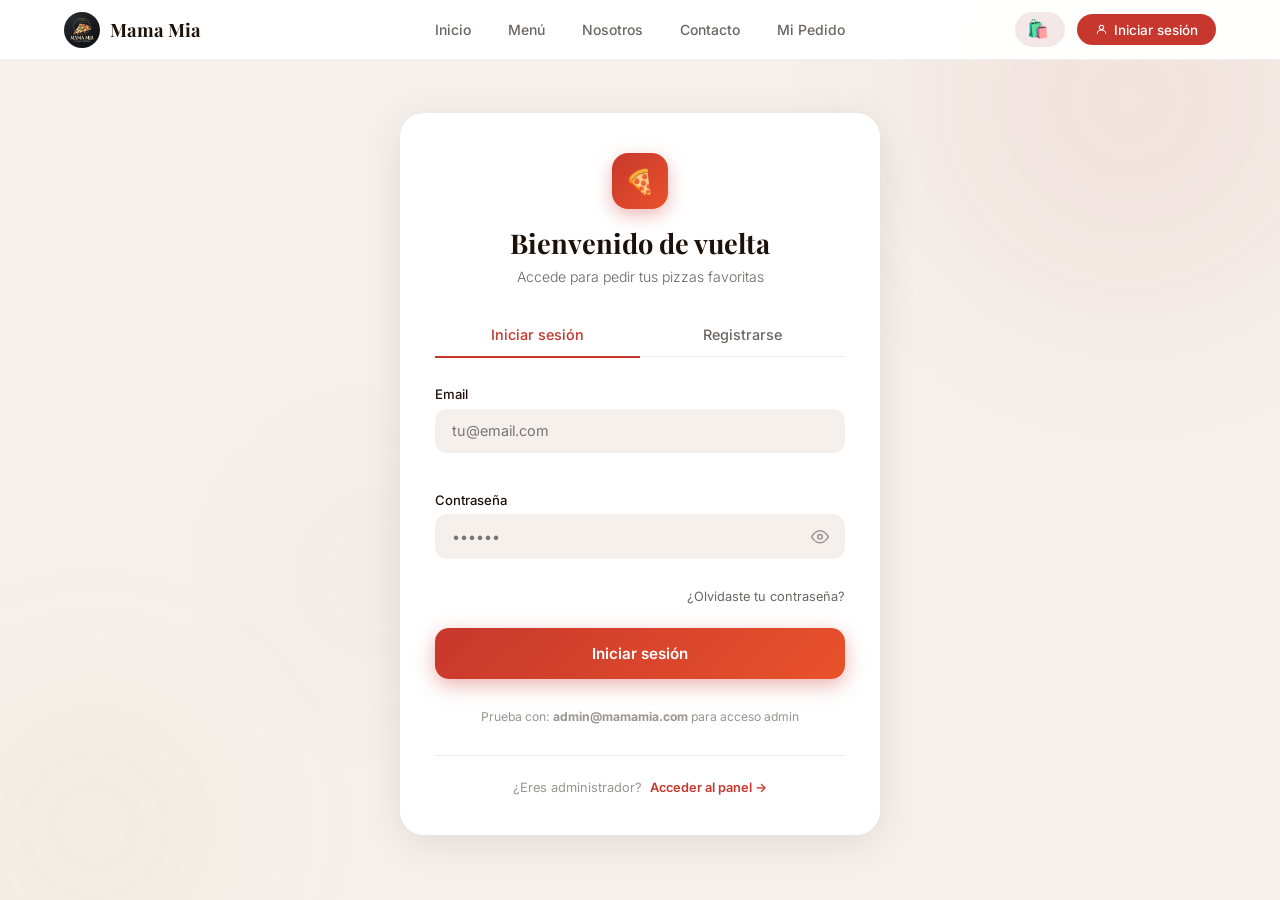
<file: frontend/perfil.html>
<!DOCTYPE html>
<html lang="es">
<head>
  <meta charset="UTF-8"/>
  <meta name="viewport" content="width=device-width, initial-scale=1.0"/>
  <title>Mi Perfil — Mama Mia Pizzería</title>
  <link href="https://fonts.googleapis.com/css2?family=Playfair+Display:ital,wght@0,700;0,900;1,700&family=Inter:wght@300;400;500;600&display=swap" rel="stylesheet"/>
  <link rel="stylesheet" href="css/style.css"/>
  <link rel="stylesheet" href="css/perfil.css"/>
</head>
<body>

  <nav id="navbar">
    <a class="nav-logo" href="index.html">
      <img src="img/logo.png" alt="Logo" class="nav-logo-icon" style="background:none; padding:0; object-fit:cover;"/>
      <span class="nav-logo-text">Mama Mia</span>
    </a>
    <ul class="nav-links">
      <li><a href="index.html">Inicio</a></li>
      <li><a href="menu.html">Menú</a></li>
      <li><a href="nosotros.html">Nosotros</a></li>
      <li><a href="contacto.html">Contacto</a></li>
      <li><a href="Mipedido.html">Mi Pedido</a></li>
    </ul>
    <div class="nav-right">
      <button class="nav-cart" onclick="location.href='carrito.html'">
        <span style="font-size:1.1rem; display:inline-block; margin-right:4px;">🛍️</span> <span class="nav-cart-badge" id="navCartBadge"></span>
      </button>
      <a href="login.html" class="nav-signin">
        <svg width="13" height="13" fill="none" stroke="currentColor" stroke-width="2" viewBox="0 0 24 24"><circle cx="12" cy="8" r="4"/><path d="M4 20c0-4 3.6-7 8-7s8 3 8 7"/></svg>
        Iniciar sesión
      </a>
    </div>
  </nav>

  <main class="perfil-main">

    <!-- Sidebar de perfil -->
    <aside class="perfil-sidebar">
      <div class="perfil-avatar-wrap">
        <div class="perfil-avatar" id="perfilAvatar">?</div>
        <button class="cambiar-foto-btn" onclick="document.getElementById('fotoInput').click()">📷 Cambiar foto</button>
        <input type="file" id="fotoInput" accept="image/*" style="display:none" onchange="cambiarFoto(this)"/>
      </div>
      <p class="perfil-nombre" id="perfilNombre">—</p>
      <p class="perfil-email" id="perfilEmail">—</p>
      <nav class="perfil-nav">
        <button class="perfil-nav-item active" onclick="showTab('datos')">👤 Mis datos</button>
        <button class="perfil-nav-item" onclick="showTab('direcciones')">📍 Direcciones</button>
        <button class="perfil-nav-item" onclick="showTab('seguridad')">🔐 Seguridad</button>
        <a href="mipedido.html" class="perfil-nav-item">📦 Mis pedidos</a>
        <a href="ajustes.html" class="perfil-nav-item">⚙️ Ajustes</a>
      </nav>
    </aside>

    <!-- Contenido -->
    <div class="perfil-content">

      <!-- Tab: Mis datos -->
      <div class="perfil-tab active" id="tab-datos">
        <div class="perfil-card">
          <div class="perfil-card-header">
            <h2>Mis datos personales</h2>
            <p>Actualiza tu información de perfil</p>
          </div>
          <div class="perfil-form">
            <div class="form-row-2">
              <div class="field">
                <label>Nombre</label>
                <input type="text" id="fNombre" placeholder="Tu nombre"/>
              </div>
              <div class="field">
                <label>Apellido</label>
                <input type="text" id="fApellido" placeholder="Tu apellido"/>
              </div>
            </div>
            <div class="field">
              <label>Email</label>
              <input type="email" id="fEmail" placeholder="tu@email.com"/>
            </div>
            <div class="field">
              <label>Teléfono</label>
              <input type="tel" id="fTelefono" placeholder="+51 987 000 000"/>
            </div>
            <div class="field">
              <label>Fecha de nacimiento</label>
              <input type="date" id="fNacimiento"/>
            </div>
            <button class="btn-guardar" onclick="guardarDatos()">💾 Guardar cambios</button>
          </div>
        </div>

        <!-- Stats rápidas -->
        <div class="perfil-stats">
          <div class="perfil-stat">
            <span class="pstat-num" id="statTotalPedidos">0</span>
            <span class="pstat-label">Pedidos realizados</span>
          </div>
          <div class="perfil-stat">
            <span class="pstat-num" id="statTotalGastado">S/ 0</span>
            <span class="pstat-label">Total gastado</span>
          </div>
          <div class="perfil-stat">
            <span class="pstat-num" id="statFavorita">—</span>
            <span class="pstat-label">Pizza favorita</span>
          </div>
        </div>
      </div>

      <!-- Tab: Direcciones -->
      <div class="perfil-tab hidden" id="tab-direcciones">
        <div class="perfil-card">
          <div class="perfil-card-header">
            <h2>Mis direcciones</h2>
            <p>Guarda direcciones para pedidos más rápidos</p>
          </div>
          <div id="direccionesList" class="direcciones-list"></div>
          <button class="btn-add-dir" onclick="agregarDireccion()">+ Agregar dirección</button>
        </div>
      </div>

      <!-- Tab: Seguridad -->
      <div class="perfil-tab hidden" id="tab-seguridad">
        <div class="perfil-card">
          <div class="perfil-card-header">
            <h2>Seguridad de la cuenta</h2>
            <p>Cambia tu contraseña regularmente para mantener tu cuenta segura</p>
          </div>
          <div class="perfil-form">
            <div class="field">
              <label>Contraseña actual</label>
              <input type="password" id="passActual" placeholder="••••••"/>
            </div>
            <div class="field">
              <label>Nueva contraseña</label>
              <input type="password" id="passNueva" placeholder="Mínimo 6 caracteres"/>
            </div>
            <div class="field">
              <label>Confirmar nueva contraseña</label>
              <input type="password" id="passConfirm" placeholder="Repite la nueva contraseña"/>
              <span class="field-error" id="passErr"></span>
            </div>
            <button class="btn-guardar" onclick="cambiarPassword()">🔐 Cambiar contraseña</button>
          </div>

          <div class="sesion-info">
            <h4>Sesión activa</h4>
            <div class="sesion-item">
              <span>💻 Este dispositivo</span>
              <span class="sesion-badge">Activa ahora</span>
            </div>
          </div>
        </div>
      </div>

    </div>
  </main>

  <div class="toast" id="toast"></div>

  <script src="js/main.js"></script>
  <script src="js/perfil.js"></script>
</body>
</html>
</file>
<file: frontend/css/style.css>
/* =============================================
   style.css — Estilos globales Mama Mia
   Compartido por todas las páginas
   =============================================
*/

*,
*::before,
*::after {
    margin: 0;
    padding: 0;
    box-sizing: border-box;
}

:root {
    --red: #C8372D;
    --red-hover: #a82c23;
    --gold: #D4A843;
    --cream: #F5F0EB;
    --dark: #1C1008;
    --gray: #6B6565;
    --light-gray: #9B9393;
    --white: #FFFFFF;
    --card-radius: 16px;
}

html {
    scroll-behavior: smooth;
}

body {
    font-family: 'Inter', sans-serif;
    background: var(--white);
    color: var(--dark);
    overflow-x: hidden;
}

/* ── NAV ── */
#navbar {
    position: fixed;
    top: 0;
    left: 0;
    right: 0;
    z-index: 200;
    display: flex;
    align-items: center;
    justify-content: space-between;
    padding: 0 5%;
    height: 60px;
    background: rgba(255, 255, 255, 0.97);
    backdrop-filter: blur(12px);
    border-bottom: 1px solid rgba(0, 0, 0, 0.06);
    transition: box-shadow 0.3s;
}

#navbar.scrolled {
    box-shadow: 0 2px 20px rgba(0, 0, 0, 0.1);
}

.nav-logo {
    display: flex;
    align-items: center;
    gap: 0.6rem;
    text-decoration: none;
}

.nav-logo-icon {
    width: 36px;
    height: 36px;
    background: var(--red);
    border-radius: 50%;
    display: flex;
    align-items: center;
    justify-content: center;
    font-size: 1rem;
}

.nav-logo-text {
    font-family: 'Playfair Display', serif;
    font-size: 1.15rem;
    font-weight: 700;
    color: var(--dark);
}

.nav-links {
    position: absolute;
    left: 50%;
    transform: translateX(-50%);
    display: flex;
    align-items: center;
    gap: 0.3rem;
    list-style: none;
}

.nav-links a {
    text-decoration: none;
    font-size: 0.875rem;
    font-weight: 500;
    color: var(--gray);
    padding: 0.4rem 1rem;
    border-radius: 50px;
    transition: color 0.2s, background 0.2s;
}

.nav-links a:hover {
    color: var(--dark);
}

.nav-links a.active {
    background: #F3E8E7;
    color: var(--red);
}

.nav-right {
    display: flex;
    align-items: center;
    gap: 0.8rem;
}

.nav-cart {
    position: relative;
    background: #F3E8E7;
    border: none;
    cursor: pointer;
    font-size: 1.05rem;
    padding: 0.42rem 0.75rem;
    border-radius: 50px;
    display: flex;
    align-items: center;
    gap: 0.3rem;
    color: var(--red);
    font-weight: 600;
    transition: background 0.2s, transform 0.2s;
}

.nav-cart:hover {
    background: #FDECEA;
    transform: scale(1.05);
}

.nav-cart-badge {
    background: var(--red);
    color: #fff;
    font-size: 0.65rem;
    font-weight: 700;
    min-width: 18px;
    height: 18px;
    border-radius: 50px;
    display: none;
    align-items: center;
    justify-content: center;
    padding: 0 4px;
    animation: badgePop 0.3s cubic-bezier(.22, .68, 0, 1.4);
}

@keyframes badgePop {
    0% {
        transform: scale(0);
    }

    100% {
        transform: scale(1);
    }
}

.nav-signin {
    display: flex;
    align-items: center;
    gap: 0.4rem;
    background: var(--red);
    color: #fff;
    border: none;
    padding: 0.48rem 1.1rem;
    border-radius: 50px;
    font-size: 0.84rem;
    font-weight: 500;
    cursor: pointer;
    text-decoration: none;
    transition: background 0.2s, transform 0.2s;
}

.nav-signin:hover {
    background: var(--red-hover);
    transform: translateY(-1px);
}

/* ── BOTONES GLOBALES ── */
.btn-red {
    background: var(--red);
    color: #fff;
    padding: 0.78rem 1.7rem;
    border-radius: 50px;
    text-decoration: none;
    font-size: 0.88rem;
    font-weight: 500;
    display: inline-flex;
    align-items: center;
    gap: 0.4rem;
    box-shadow: 0 6px 20px rgba(200, 55, 45, 0.42);
    transition: background 0.2s, transform 0.2s, box-shadow 0.2s;
    border: none;
    cursor: pointer;
}

.btn-red:hover {
    background: var(--red-hover);
    transform: translateY(-2px);
    box-shadow: 0 10px 28px rgba(200, 55, 45, 0.52);
}

.btn-outline-red {
    display: inline-flex;
    align-items: center;
    gap: 0.5rem;
    border: 1.5px solid var(--red);
    color: var(--red);
    background: transparent;
    padding: 0.72rem 1.7rem;
    border-radius: 50px;
    font-size: 0.88rem;
    font-weight: 500;
    text-decoration: none;
    cursor: pointer;
    transition: background 0.2s, color 0.2s, transform 0.2s;
}

.btn-outline-red:hover {
    background: var(--red);
    color: #fff;
    transform: translateY(-2px);
}

.btn-outline-white {
    background: transparent;
    color: #fff;
    padding: 0.78rem 1.7rem;
    border-radius: 50px;
    text-decoration: none;
    font-size: 0.88rem;
    font-weight: 500;
    border: 1.5px solid rgba(255, 255, 255, 0.55);
    transition: background 0.2s, border-color 0.2s;
}

.btn-outline-white:hover {
    background: rgba(255, 255, 255, 0.1);
    border-color: rgba(255, 255, 255, 0.9);
}

/* ── SECCIÓN LABELS ── */
.section-label {
    font-size: 0.71rem;
    font-weight: 600;
    letter-spacing: 2.5px;
    text-transform: uppercase;
    color: var(--red);
    margin-bottom: 0.6rem;
}

.section-title {
    font-family: 'Playfair Display', serif;
    font-size: clamp(1.75rem, 2.8vw, 2.5rem);
    font-weight: 700;
    color: var(--dark);
    line-height: 1.15;
}

.section-sub {
    color: var(--gray);
    font-size: 0.9rem;
    line-height: 1.75;
    font-weight: 300;
    max-width: 540px;
    margin: 0 auto;
}

/* ── FOOTER ── */
footer {
    background: #1C1008;
    padding: 3rem 6% 1.5rem;
    color: rgba(255, 255, 255, 0.82);
    font-size: 0.88rem;
    display: flex;
    flex-direction: column;
    align-items: center;
}

.footer-container {
    width: 100%;
    max-width: 1100px;
    display: flex;
    flex-wrap: wrap;
    gap: 3rem;
    justify-content: space-between;
    margin-bottom: 2rem;
}

.footer-col {
    flex: 1;
    min-width: 250px;
}

.footer-brand {
    display: flex;
    align-items: center;
    gap: 0.8rem;
    color: #D4A843;
    font-family: 'Playfair Display', serif;
    font-size: 1.4rem;
    font-weight: 700;
    margin-bottom: 1rem;
}

.footer-brand img {
    width: 32px;
    height: 32px;
    border-radius: 50%;
    object-fit: cover;
}

.footer-desc {
    color: rgba(255, 255, 255, 0.6);
    line-height: 1.6;
    font-size: 0.9rem;
}

.footer-col h4 {
    color: #fff;
    font-size: 1.1rem;
    margin-bottom: 1rem;
    font-weight: 500;
}

.footer-info {
    display: flex;
    flex-direction: column;
    gap: 0.6rem;
    color: rgba(255, 255, 255, 0.6);
    font-size: 0.9rem;
}

.footer-bottom {
    width: 100%;
    max-width: 1100px;
    border-top: 1px solid rgba(255, 255, 255, 0.1);
    padding-top: 1.5rem;
    display: flex;
    flex-wrap: wrap;
    justify-content: space-between;
    align-items: center;
    gap: 1.5rem;
}

.footer-copy {
    color: rgba(255, 255, 255, 0.38);
    font-size: 0.76rem;
}

.footer-links {
    display: flex;
    gap: 1.4rem;
}

.footer-links a {
    color: rgba(255, 255, 255, 0.52);
    text-decoration: none;
    font-size: 0.8rem;
    transition: color 0.2s;
}

.footer-links a:hover {
    color: #fff;
}

/* ── NAV USER DROPDOWN ── */
.nav-user {
    position: relative;
}

.nav-user-btn {
    display: flex;
    align-items: center;
    gap: 0.5rem;
    background: #F3E8E7;
    border: none;
    cursor: pointer;
    padding: 0.42rem 0.9rem;
    border-radius: 50px;
    font-size: 0.84rem;
    font-weight: 500;
    color: var(--red);
    font-family: 'Inter', sans-serif;
    transition: background 0.2s;
}

.nav-user-btn:hover {
    background: #FDECEA;
}

.nav-user-avatar {
    width: 24px;
    height: 24px;
    border-radius: 50%;
    background: var(--red);
    color: #fff;
    display: flex;
    align-items: center;
    justify-content: center;
    font-size: 0.72rem;
    font-weight: 700;
    flex-shrink: 0;
}

.nav-user-arrow {
    font-size: 0.7rem;
    transition: transform 0.2s;
}

.nav-user-dropdown {
    position: absolute;
    top: calc(100% + 10px);
    right: 0;
    background: #fff;
    border-radius: 14px;
    min-width: 200px;
    box-shadow: 0 8px 32px rgba(0, 0, 0, 0.14);
    border: 1px solid rgba(0, 0, 0, 0.07);
    overflow: hidden;
    z-index: 9999;
    animation: dropIn 0.2s cubic-bezier(.22, .68, 0, 1.2);
}

@keyframes dropIn {
    from {
        opacity: 0;
        transform: translateY(-8px) scale(0.97);
    }

    to {
        opacity: 1;
        transform: translateY(0) scale(1);
    }
}

.dropdown-header {
    padding: 1rem 1.1rem 0.8rem;
    border-bottom: 1px solid rgba(0, 0, 0, 0.06);
    background: #FAFAFA;
}

.dropdown-name {
    font-size: 0.88rem;
    font-weight: 600;
    color: var(--dark);
}

.dropdown-email {
    font-size: 0.75rem;
    color: var(--light-gray);
    margin-top: 0.15rem;
}

.dropdown-item {
    display: flex;
    align-items: center;
    gap: 0.6rem;
    padding: 0.75rem 1.1rem;
    font-size: 0.84rem;
    color: var(--dark);
    text-decoration: none;
    transition: background 0.15s;
    width: 100%;
    background: none;
    border: none;
    cursor: pointer;
    font-family: 'Inter', sans-serif;
    text-align: left;
}

.dropdown-item:hover {
    background: #F5F0EB;
}

.dropdown-item.logout {
    color: var(--red);
}

.dropdown-item.logout:hover {
    background: #FEF2F2;
}

.dropdown-divider {
    height: 1px;
    background: rgba(0, 0, 0, 0.06);
    margin: 0.3rem 0;
}

.nav-user-dropdown {
    pointer-events: auto;
}

.nav-user-dropdown.hidden {
    display: none !important;
    pointer-events: none;
}

body.dropdown-open {
    overflow: hidden;
}

/* ── ANIMACIONES GLOBALES ── */
@keyframes fadeUp {
    to {
        opacity: 1;
        transform: translateY(0);
    }
}

@keyframes cardIn {
    to {
        opacity: 1;
        transform: translateY(0);
    }
}

@keyframes scrollBounce {

    0%,
    100% {
        transform: translateX(-50%) translateY(0);
    }

    50% {
        transform: translateX(-50%) translateY(7px);
    }
}

/* ── RESPONSIVE ── */
@media (max-width: 900px) {
    .nav-links {
        display: none;
    }
}

@media (max-width: 580px) {
    footer {
        flex-direction: column;
        align-items: flex-start;
    }
}
</file>
<file: frontend/css/perfil.css>
/* =============================================
   perfil.css — Mi Perfil y Ajustes
   ============================================= */

body {
    background: var(--cream);
}

.perfil-main {
    display: grid;
    grid-template-columns: 260px 1fr;
    gap: 2rem;
    max-width: 1100px;
    margin: 0 auto;
    padding: 5.5rem 4% 4rem;
    align-items: start;
}

/* ── SIDEBAR ── */
.perfil-sidebar {
    background: #fff;
    border-radius: 20px;
    padding: 2rem 1.5rem;
    box-shadow: 0 4px 20px rgba(0, 0, 0, 0.07);
    position: sticky;
    top: 80px;
    text-align: center;
}

.perfil-avatar-wrap {
    margin-bottom: 1rem;
}

.perfil-avatar {
    width: 80px;
    height: 80px;
    border-radius: 50%;
    background: linear-gradient(135deg, var(--red), #E8522A);
    color: #fff;
    font-family: 'Playfair Display', serif;
    font-size: 2rem;
    font-weight: 700;
    display: flex;
    align-items: center;
    justify-content: center;
    margin: 0 auto 0.8rem;
    overflow: hidden;
    box-shadow: 0 6px 18px rgba(200, 55, 45, 0.3);
}

.perfil-avatar img {
    width: 100%;
    height: 100%;
    object-fit: cover;
}

.cambiar-foto-btn {
    background: none;
    border: 1.5px solid rgba(0, 0, 0, 0.1);
    border-radius: 50px;
    padding: 0.35rem 0.9rem;
    font-size: 0.75rem;
    color: var(--gray);
    cursor: pointer;
    font-family: 'Inter', sans-serif;
    transition: border-color 0.2s, color 0.2s;
}

.cambiar-foto-btn:hover {
    border-color: var(--red);
    color: var(--red);
}

.perfil-nombre {
    font-family: 'Playfair Display', serif;
    font-size: 1.1rem;
    font-weight: 700;
    margin-bottom: 0.2rem;
}

.perfil-email {
    font-size: 0.78rem;
    color: var(--light-gray);
    margin-bottom: 1.5rem;
}

.perfil-nav {
    display: flex;
    flex-direction: column;
    gap: 0.3rem;
    text-align: left;
}

.perfil-nav-item {
    display: flex;
    align-items: center;
    gap: 0.6rem;
    padding: 0.65rem 0.9rem;
    border-radius: 10px;
    font-size: 0.84rem;
    font-weight: 500;
    color: var(--gray);
    background: none;
    border: none;
    cursor: pointer;
    font-family: 'Inter', sans-serif;
    text-decoration: none;
    transition: background 0.2s, color 0.2s;
}

.perfil-nav-item:hover {
    background: #F5F0EB;
    color: var(--dark);
}

.perfil-nav-item.active {
    background: #FEF2F2;
    color: var(--red);
    font-weight: 600;
}

/* ── CONTENT ── */
.perfil-content {
    display: flex;
    flex-direction: column;
    gap: 0;
}

.perfil-tab {
    display: none;
}

.perfil-tab.active {
    display: block;
}

/* ── CARD ── */
.perfil-card {
    background: #fff;
    border-radius: 20px;
    box-shadow: 0 4px 20px rgba(0, 0, 0, 0.07);
    overflow: hidden;
    margin-bottom: 1.2rem;
}

.perfil-card-header {
    padding: 1.4rem 1.8rem 1rem;
    border-bottom: 1px solid rgba(0, 0, 0, 0.06);
}

.perfil-card-header h2 {
    font-family: 'Playfair Display', serif;
    font-size: 1.15rem;
    font-weight: 700;
    margin-bottom: 0.2rem;
}

.perfil-card-header p {
    font-size: 0.8rem;
    color: var(--gray);
}

/* ── FORM ── */
.perfil-form {
    padding: 1.4rem 1.8rem;
    display: flex;
    flex-direction: column;
    gap: 1rem;
}

.form-row-2 {
    display: grid;
    grid-template-columns: 1fr 1fr;
    gap: 1rem;
}

.field {
    display: flex;
    flex-direction: column;
    gap: 0.4rem;
}

.field label {
    font-size: 0.78rem;
    font-weight: 600;
    color: var(--gray);
}

.field input,
.field select,
.field textarea {
    background: #F5F0EB;
    border: 1.5px solid transparent;
    border-radius: 10px;
    padding: 0.72rem 1rem;
    font-size: 0.88rem;
    font-family: 'Inter', sans-serif;
    color: var(--dark);
    outline: none;
    transition: border-color 0.2s, box-shadow 0.2s;
}

.field input:focus {
    border-color: var(--red);
    box-shadow: 0 0 0 3px rgba(200, 55, 45, 0.1);
}

.field-error {
    font-size: 0.75rem;
    color: var(--red);
}

.btn-guardar {
    background: linear-gradient(135deg, var(--red), #E8522A);
    color: #fff;
    border: none;
    padding: 0.85rem 1.8rem;
    border-radius: 12px;
    font-size: 0.9rem;
    font-weight: 600;
    cursor: pointer;
    font-family: 'Inter', sans-serif;
    box-shadow: 0 6px 18px rgba(200, 55, 45, 0.3);
    transition: transform 0.2s, box-shadow 0.2s;
    align-self: flex-start;
}

.btn-guardar:hover {
    transform: translateY(-2px);
    box-shadow: 0 10px 24px rgba(200, 55, 45, 0.4);
}

/* ── STATS ── */
.perfil-stats {
    display: grid;
    grid-template-columns: repeat(3, 1fr);
    gap: 1rem;
    margin-bottom: 1.2rem;
}

.perfil-stat {
    background: #fff;
    border-radius: 16px;
    padding: 1.3rem;
    text-align: center;
    box-shadow: 0 4px 16px rgba(0, 0, 0, 0.06);
}

.pstat-num {
    display: block;
    font-family: 'Playfair Display', serif;
    font-size: 1.5rem;
    font-weight: 900;
    color: var(--red);
}

.pstat-label {
    display: block;
    font-size: 0.75rem;
    color: var(--gray);
    margin-top: 0.3rem;
}

/* ── DIRECCIONES ── */
.direcciones-list {
    padding: 1rem 1.8rem;
    display: flex;
    flex-direction: column;
    gap: 0.7rem;
}

.dir-item {
    display: flex;
    align-items: center;
    gap: 0.8rem;
    padding: 0.9rem 1rem;
    border-radius: 12px;
    border: 1.5px solid rgba(0, 0, 0, 0.08);
    font-size: 0.84rem;
    transition: border-color 0.2s;
}

.dir-item:hover {
    border-color: var(--red);
}

.dir-icon {
    font-size: 1.1rem;
}

.dir-text {
    flex: 1;
}

.dir-delete {
    background: none;
    border: none;
    color: var(--light-gray);
    cursor: pointer;
    font-size: 0.9rem;
    transition: color 0.2s;
}

.dir-delete:hover {
    color: var(--red);
}

.btn-add-dir {
    margin: 0 1.8rem 1.4rem;
    background: none;
    border: 1.5px dashed rgba(0, 0, 0, 0.15);
    border-radius: 10px;
    padding: 0.7rem;
    width: calc(100% - 3.6rem);
    font-size: 0.84rem;
    color: var(--gray);
    cursor: pointer;
    font-family: 'Inter', sans-serif;
    transition: border-color 0.2s, color 0.2s;
}

.btn-add-dir:hover {
    border-color: var(--red);
    color: var(--red);
}

/* ── SEGURIDAD ── */
.sesion-info {
    padding: 1.2rem 1.8rem 1.4rem;
    border-top: 1px solid rgba(0, 0, 0, 0.06);
}

.sesion-info h4 {
    font-size: 0.88rem;
    font-weight: 600;
    margin-bottom: 0.8rem;
}

.sesion-item {
    display: flex;
    justify-content: space-between;
    align-items: center;
    font-size: 0.84rem;
}

.sesion-badge {
    background: #DCFCE7;
    color: #16A34A;
    font-size: 0.72rem;
    font-weight: 600;
    padding: 0.2rem 0.7rem;
    border-radius: 50px;
}

/* ── AJUSTES ── */
.ajuste-list {
    padding: 0.5rem 1.8rem 1rem;
    display: flex;
    flex-direction: column;
}

.ajuste-item {
    display: flex;
    justify-content: space-between;
    align-items: center;
    padding: 1rem 0;
    border-bottom: 1px solid rgba(0, 0, 0, 0.05);
    gap: 1rem;
}

.ajuste-item:last-child {
    border-bottom: none;
}

.ajuste-title {
    font-size: 0.88rem;
    font-weight: 500;
    color: var(--dark);
    margin-bottom: 0.2rem;
}

.ajuste-desc {
    font-size: 0.78rem;
    color: var(--light-gray);
    line-height: 1.4;
}

/* Toggle */
.toggle {
    width: 44px;
    height: 24px;
    border-radius: 50px;
    background: #E5E7EB;
    position: relative;
    cursor: pointer;
    transition: background 0.3s;
    flex-shrink: 0;
}

.toggle.active {
    background: var(--green, #16A34A);
}

.toggle-knob {
    position: absolute;
    top: 3px;
    left: 3px;
    width: 18px;
    height: 18px;
    border-radius: 50%;
    background: #fff;
    transition: transform 0.3s;
    box-shadow: 0 1px 4px rgba(0, 0, 0, 0.2);
}

.toggle.active .toggle-knob {
    transform: translateX(20px);
}

/* Zona de peligro */
.danger-card {
    border: 1px solid rgba(200, 55, 45, 0.15);
}

.danger-card .perfil-card-header {
    background: #FEF2F2;
}

.danger-actions {
    padding: 0.5rem 1.8rem 1.2rem;
    display: flex;
    flex-direction: column;
}

.danger-item {
    display: flex;
    justify-content: space-between;
    align-items: center;
    padding: 1rem 0;
    border-bottom: 1px solid rgba(0, 0, 0, 0.05);
    gap: 1rem;
}

.danger-item:last-child {
    border-bottom: none;
}

.btn-danger {
    background: var(--red);
    color: #fff;
    border: none;
    padding: 0.55rem 1.1rem;
    border-radius: 8px;
    font-size: 0.8rem;
    font-weight: 600;
    cursor: pointer;
    font-family: 'Inter', sans-serif;
    white-space: nowrap;
    transition: background 0.2s;
}

.btn-danger:hover {
    background: var(--red-hover);
}

.btn-danger-outline {
    background: none;
    color: var(--red);
    border: 1.5px solid rgba(200, 55, 45, 0.3);
    padding: 0.55rem 1.1rem;
    border-radius: 8px;
    font-size: 0.8rem;
    font-weight: 600;
    cursor: pointer;
    font-family: 'Inter', sans-serif;
    white-space: nowrap;
    transition: background 0.2s, border-color 0.2s;
}

.btn-danger-outline:hover {
    background: #FEF2F2;
    border-color: var(--red);
}

/* Toast */
.toast {
    position: fixed;
    bottom: 2rem;
    left: 50%;
    transform: translateX(-50%) translateY(60px);
    background: var(--dark);
    color: #fff;
    padding: 0.8rem 1.8rem;
    border-radius: 50px;
    font-size: 0.88rem;
    font-weight: 500;
    box-shadow: 0 8px 24px rgba(0, 0, 0, 0.2);
    z-index: 600;
    pointer-events: none;
    opacity: 0;
    transition: transform 0.4s cubic-bezier(.22, .68, 0, 1.2), opacity 0.3s;
}

.toast.show {
    transform: translateX(-50%) translateY(0);
    opacity: 1;
}

.hidden {
    display: none !important;
}

@keyframes fadeUp {
    to {
        opacity: 1;
        transform: translateY(0);
    }
}

@media (max-width: 860px) {
    .perfil-main {
        grid-template-columns: 1fr;
    }

    .perfil-sidebar {
        position: static;
    }

    .perfil-stats {
        grid-template-columns: 1fr 1fr 1fr;
    }
}

@media (max-width: 500px) {
    .form-row-2 {
        grid-template-columns: 1fr;
    }

    .perfil-stats {
        grid-template-columns: 1fr;
    }
}
</file>
<file: frontend/css/carrito.css>
/* =============================================
   carrito.css
   ============================================= 
*/


body {
    background: var(--cream);
}

.carrito-main {
    display: grid;
    grid-template-columns: 1fr 400px;
    gap: 2.5rem;
    max-width: 1200px;
    margin: 0 auto;
    padding: 5.5rem 3% 4rem;
    align-items: start;
}

/* ── BREADCRUMB ── */
.breadcrumb {
    display: flex;
    align-items: center;
    gap: 0.5rem;
    font-size: 0.8rem;
    color: var(--light-gray);
    margin-bottom: 1.5rem;
}

.breadcrumb a {
    color: var(--light-gray);
    text-decoration: none;
    transition: color 0.2s;
}

.breadcrumb a:hover {
    color: var(--red);
}

/* ── HEADER ── */
.carrito-header {
    margin-bottom: 1.5rem;
}

.carrito-header h1 {
    font-family: 'Playfair Display', serif;
    font-size: 2.2rem;
    font-weight: 900;
    color: var(--dark);
}

.carrito-count {
    font-size: 0.88rem;
    color: var(--gray);
    margin-top: 0.2rem;
    font-weight: 300;
}

/* ── ITEM ── */
.item-card {
    background: #fff;
    border-radius: 16px;
    padding: 1.2rem 1.4rem;
    display: grid;
    grid-template-columns: 80px 1fr auto;
    gap: 1.2rem;
    align-items: center;
    margin-bottom: 1rem;
    box-shadow: 0 2px 12px rgba(0, 0, 0, 0.06);
    animation: cardIn 0.4s ease;
    transition: box-shadow 0.3s;
}

.item-card:hover {
    box-shadow: 0 6px 24px rgba(0, 0, 0, 0.1);
}

.item-img {
    width: 80px;
    height: 80px;
    border-radius: 12px;
    object-fit: cover;
    flex-shrink: 0;
}

.item-info h4 {
    font-family: 'Playfair Display', serif;
    font-size: 1rem;
    font-weight: 700;
    margin-bottom: 0.2rem;
}

.item-size {
    font-size: 0.78rem;
    color: var(--gray);
    margin-bottom: 0.4rem;
}

.item-tags {
    display: flex;
    flex-wrap: wrap;
    gap: 0.3rem;
}

.item-tag {
    font-size: 0.7rem;
    padding: 0.15rem 0.55rem;
    border-radius: 50px;
    font-weight: 500;
}

.item-tag.extra {
    background: #FDECEA;
    color: var(--red);
}

.item-tag.drink {
    background: #E8F4FD;
    color: #1A6FA8;
}

.item-right {
    display: flex;
    flex-direction: column;
    align-items: flex-end;
    gap: 0.8rem;
}

.item-delete {
    background: none;
    border: none;
    cursor: pointer;
    color: var(--light-gray);
    font-size: 1rem;
    padding: 0.2rem;
    transition: color 0.2s, transform 0.2s;
}

.item-delete:hover {
    color: var(--red);
    transform: scale(1.15);
}

.qty-controls {
    display: flex;
    align-items: center;
    gap: 0.6rem;
}

.qty-btn-c {
    width: 30px;
    height: 30px;
    border-radius: 50%;
    border: 1.5px solid rgba(0, 0, 0, 0.12);
    background: #fff;
    font-size: 1rem;
    font-weight: 700;
    cursor: pointer;
    display: flex;
    align-items: center;
    justify-content: center;
    transition: background 0.2s, border-color 0.2s;
}

.qty-btn-c:hover {
    background: var(--red);
    border-color: var(--red);
    color: #fff;
}

.qty-btn-c.plus {
    background: var(--red);
    border-color: var(--red);
    color: #fff;
}

.qty-num {
    font-size: 0.95rem;
    font-weight: 600;
    min-width: 20px;
    text-align: center;
}

.item-price {
    font-size: 1rem;
    font-weight: 700;
    color: var(--red);
}

/* ── EMPTY ── */
.empty-cart {
    text-align: center;
    padding: 4rem 2rem;
    background: #fff;
    border-radius: 16px;
}

.empty-icon {
    font-size: 3.5rem;
    margin-bottom: 1rem;
}

.empty-cart h3 {
    font-family: 'Playfair Display', serif;
    font-size: 1.3rem;
    margin-bottom: 0.5rem;
}

.empty-cart p {
    color: var(--gray);
    font-size: 0.88rem;
    margin-bottom: 1.5rem;
}

/* ── ACCIONES ── */
.carrito-actions {
    display: flex;
    justify-content: space-between;
    align-items: center;
    margin-top: 0.5rem;
    padding-top: 0.5rem;
}

.add-more {
    font-size: 0.85rem;
    color: var(--red);
    text-decoration: none;
    font-weight: 500;
    transition: color 0.2s;
}

.add-more:hover {
    color: var(--red-hover);
}

.vaciar-btn {
    background: none;
    border: none;
    color: var(--light-gray);
    font-size: 0.82rem;
    cursor: pointer;
    font-family: 'Inter', sans-serif;
    transition: color 0.2s;
}

.vaciar-btn:hover {
    color: var(--red);
}

/* ── RESUMEN CARD ── */
.resumen-card {
    background: #fff;
    border-radius: 20px;
    overflow: hidden;
    box-shadow: 0 4px 24px rgba(0, 0, 0, 0.08);
    position: sticky;
    top: 80px;
}

.resumen-header {
    background: #1C1008;
    padding: 1.4rem 1.6rem;
}

.resumen-header h2 {
    font-family: 'Playfair Display', serif;
    font-size: 1.25rem;
    font-weight: 700;
    color: #fff;
    margin-bottom: 0.2rem;
}

.resumen-user {
    font-size: 0.82rem;
    color: rgba(255, 255, 255, 0.5);
}

.resumen-items {
    padding: 1.2rem 1.6rem 0;
}

.resumen-item {
    display: flex;
    justify-content: space-between;
    font-size: 0.84rem;
    color: var(--gray);
    margin-bottom: 0.5rem;
}

.resumen-item strong {
    color: var(--dark);
}

.resumen-linea {
    display: flex;
    justify-content: space-between;
    align-items: center;
    padding: 0.6rem 1.6rem;
    font-size: 0.88rem;
    color: var(--gray);
    border-top: 1px solid rgba(0, 0, 0, 0.05);
}

.resumen-linea.total {
    font-weight: 700;
    font-size: 1rem;
    color: var(--dark);
    border-top: 2px solid rgba(0, 0, 0, 0.08);
}

.resumen-linea.total span:last-child {
    color: var(--red);
    font-size: 1.1rem;
}

.modalidad-badge {
    color: #16A34A;
    font-size: 0.82rem;
    font-weight: 500;
}

/* Recojo info */
.recojo-info {
    display: flex;
    gap: 0.8rem;
    align-items: flex-start;
    background: #F5F0EB;
    margin: 0 1.6rem 1.2rem;
    padding: 1rem;
    border-radius: 12px;
}

.recojo-icon {
    font-size: 1.2rem;
}

.recojo-title {
    font-size: 0.88rem;
    font-weight: 600;
    margin-bottom: 0.2rem;
}

.recojo-sub {
    font-size: 0.78rem;
    color: var(--gray);
    line-height: 1.5;
}

/* Pago */
.modalidad-section {
    padding: 0 1.6rem 1rem;
}

.modalidad-section h4 {
    font-size: 0.88rem;
    font-weight: 600;
    margin-bottom: 0.6rem;
}

.modalidad-grid {
    display: flex;
    flex-direction: column;
    gap: 0.5rem;
    margin-bottom: 0.7rem;
}

.modalidad-card {
    display: flex;
    align-items: center;
    gap: 0.8rem;
    padding: 0.8rem 1rem;
    border-radius: 12px;
    border: 1.5px solid rgba(0, 0, 0, 0.1);
    cursor: pointer;
    transition: border-color 0.2s, background 0.2s;
}

.modalidad-card input {
    display: none;
}

.modalidad-card.active-modal {
    border-color: var(--red);
    background: #FEF2F2;
}

.modalidad-card:hover {
    border-color: var(--red);
}

.modalidad-icon {
    font-size: 1.4rem;
    flex-shrink: 0;
}

.modalidad-name {
    font-size: 0.85rem;
    font-weight: 600;
    color: var(--dark);
}

.modalidad-desc {
    font-size: 0.74rem;
    color: var(--gray);
    margin-top: 0.1rem;
}

.modalidad-card.disabled {
    opacity: 0.45;
    cursor: not-allowed;
    pointer-events: none;
}

.direccion-wrap {
    margin-top: 0.5rem;
}

.direccion-wrap input {
    width: 100%;
    background: #F5F0EB;
    border: 1.5px solid transparent;
    border-radius: 10px;
    padding: 0.7rem 1rem;
    font-size: 0.85rem;
    font-family: 'Inter', sans-serif;
    color: var(--dark);
    outline: none;
    transition: border-color 0.2s;
}

.direccion-wrap input:focus {
    border-color: var(--red);
}

/* Pago */
.pago-section {
    padding: 0 1.6rem 1rem;
}

.pago-section h4 {
    font-size: 0.88rem;
    font-weight: 600;
    margin-bottom: 0.5rem;
}

.pago-nota {
    background: #FEF9E7;
    border: 1px solid rgba(212, 168, 67, 0.3);
    border-radius: 10px;
    padding: 0.7rem 0.9rem;
    font-size: 0.75rem;
    color: #92610A;
    line-height: 1.5;
    margin-bottom: 0.8rem;
}

.pago-grid {
    display: grid;
    grid-template-columns: repeat(3, 1fr);
    gap: 0.5rem;
}

.pago-card {
    display: flex;
    flex-direction: column;
    align-items: center;
    gap: 0.3rem;
    padding: 0.7rem 0.4rem;
    border: 1.5px solid rgba(0, 0, 0, 0.1);
    border-radius: 12px;
    cursor: pointer;
    transition: border-color 0.2s, background 0.2s;
    font-size: 0.75rem;
    font-weight: 500;
}

.pago-card input {
    display: none;
}

.pago-card:has(input:checked) {
    border-color: var(--red);
    background: #FEF2F2;
}

.pago-card:hover {
    border-color: var(--red);
}

.pago-icon {
    font-size: 1.3rem;
}

.pago-name {
    font-size: 0.72rem;
    font-weight: 600;
    color: var(--dark);
}

/* Contacto section */
.contacto-section {
    padding: 0 1.6rem 1rem;
}

.contacto-section h4 {
    font-size: 0.88rem;
    font-weight: 600;
    margin-bottom: 0.6rem;
}

.field {
    margin-bottom: 0.6rem;
}

.field input,
.field textarea {
    width: 100%;
    background: #F5F0EB;
    border: 1.5px solid transparent;
    border-radius: 10px;
    padding: 0.7rem 1rem;
    font-size: 0.85rem;
    font-family: 'Inter', sans-serif;
    color: var(--dark);
    outline: none;
    transition: border-color 0.2s;
    resize: none;
}

.field input:focus,
.field textarea:focus {
    border-color: var(--red);
}

.field-error {
    font-size: 0.72rem;
    color: var(--red);
    display: block;
    margin-top: 0.2rem;
}

/* Botón confirmar */
.btn-confirmar {
    display: block;
    width: 100%;
    background: linear-gradient(135deg, #8B0000, var(--red));
    color: #fff;
    border: none;
    padding: 1.1rem;
    font-size: 0.95rem;
    font-weight: 600;
    cursor: pointer;
    font-family: 'Inter', sans-serif;
    transition: opacity 0.2s, transform 0.2s;
}

.btn-confirmar:hover {
    opacity: 0.92;
    transform: translateY(-1px);
}

.btn-confirmar:active {
    transform: scale(0.99);
}

.btn-confirmar:disabled {
    opacity: 0.5;
    cursor: not-allowed;
    transform: none;
}

/* ── TOAST ── */
.toast {
    position: fixed;
    bottom: 2rem;
    left: 50%;
    transform: translateX(-50%) translateY(60px);
    background: var(--dark);
    color: #fff;
    padding: 0.8rem 1.8rem;
    border-radius: 50px;
    font-size: 0.88rem;
    font-weight: 500;
    box-shadow: 0 8px 24px rgba(0, 0, 0, 0.2);
    z-index: 600;
    pointer-events: none;
    opacity: 0;
    transition: transform 0.4s cubic-bezier(.22, .68, 0, 1.2), opacity 0.3s;
}

.toast.show {
    transform: translateX(-50%) translateY(0);
    opacity: 1;
}

/* ── MISC ── */
.hidden {
    display: none !important;
}

.active-cart {
    position: relative;
}

.cart-count {
    background: var(--red);
    color: #fff;
    font-size: 0.65rem;
    font-weight: 700;
    width: 18px;
    height: 18px;
    border-radius: 50%;
    display: inline-flex;
    align-items: center;
    justify-content: center;
    margin-left: 2px;
}

@keyframes cardIn {
    from {
        opacity: 0;
        transform: translateY(12px);
    }

    to {
        opacity: 1;
        transform: translateY(0);
    }
}

@keyframes fadeUp {
    to {
        opacity: 1;
        transform: translateY(0);
    }
}

@media (max-width: 900px) {
    .carrito-main {
        grid-template-columns: 1fr;
        padding: 5rem 4% 3rem;
    }

    .resumen-card {
        position: static;
    }
}
</file>
<file: frontend/css/contacto.css>
/* =============================================
   contacto.css — Página Contacto
   ============================================= 
*/


/* ── HERO ── */
.con-hero {
    position: relative;
    height: 35vh;
    min-height: 240px;
    display: flex;
    align-items: flex-end;
    overflow: hidden;
    padding-bottom: 3rem;
}

.con-hero-bg {
    position: absolute;
    inset: 0;
    background: url('../img/bg_hero_contacto.png') center/cover no-repeat;
}

.con-hero-overlay {
    position: absolute;
    inset: 0;
    background: linear-gradient(to top, rgba(20, 6, 0, 0.75) 0%, rgba(20, 6, 0, 0.35) 100%);
}

.con-hero-content {
    position: relative;
    z-index: 2;
    padding: 0 8%;
    opacity: 0;
    animation: fadeUp 0.8s 0.15s ease forwards;
}

.con-hero-tag {
    font-size: 0.72rem;
    font-weight: 600;
    letter-spacing: 2.5px;
    color: rgba(255, 255, 255, 0.6);
    margin-bottom: 0.5rem;
}

.con-hero-title {
    font-family: 'Playfair Display', serif;
    font-size: clamp(2.4rem, 5vw, 4rem);
    font-weight: 900;
    color: #fff;
}

/* ── CUERPO ── */
.con-body {
    display: grid;
    grid-template-columns: 1fr 1.2fr;
    gap: 4rem;
    padding: 5rem 6%;
    background: var(--cream);
    max-width: 1200px;
    margin: 0 auto;
}

/* Info */
.con-title {
    font-family: 'Playfair Display', serif;
    font-size: clamp(1.6rem, 2.5vw, 2.2rem);
    font-weight: 700;
    margin: 0.5rem 0 2rem;
    line-height: 1.2;
}

.con-title em {
    color: var(--red);
    font-style: italic;
}

.info-items {
    display: flex;
    flex-direction: column;
    gap: 1.4rem;
    margin-bottom: 2rem;
}

.info-item {
    display: flex;
    gap: 1rem;
    align-items: flex-start;
}

.info-icon {
    width: 40px;
    height: 40px;
    border-radius: 10px;
    flex-shrink: 0;
    background: #FDECEA;
    display: flex;
    align-items: center;
    justify-content: center;
    font-size: 1rem;
}

.info-label {
    font-size: 0.68rem;
    font-weight: 600;
    letter-spacing: 1.5px;
    color: var(--light-gray);
    margin-bottom: 0.3rem;
}

.info-val {
    font-size: 0.88rem;
    color: var(--dark);
    line-height: 1.6;
}

.mapa-btn {
    display: inline-flex;
    align-items: center;
    gap: 0.4rem;
    background: #fff;
    border: 1.5px solid rgba(0, 0, 0, 0.1);
    color: var(--dark);
    text-decoration: none;
    font-size: 0.82rem;
    font-weight: 500;
    padding: 0.5rem 1rem;
    border-radius: 8px;
    transition: border-color 0.2s, color 0.2s;
}

.mapa-btn:hover {
    border-color: var(--red);
    color: var(--red);
}

.mapa-wrap {
    margin-top: 1rem;
}

/* Formulario */
.con-form-wrap {
    background: #fff;
    border-radius: 20px;
    padding: 2.2rem;
    box-shadow: 0 4px 24px rgba(0, 0, 0, 0.07);
}

.form-title {
    font-family: 'Playfair Display', serif;
    font-size: 1.5rem;
    font-weight: 700;
    margin-bottom: 1.5rem;
}

.form-row {
    display: grid;
    grid-template-columns: 1fr 1fr;
    gap: 1rem;
}

.field {
    display: flex;
    flex-direction: column;
    gap: 0.4rem;
    margin-bottom: 1rem;
}

.field label {
    font-size: 0.72rem;
    font-weight: 600;
    letter-spacing: 1px;
    color: var(--gray);
    text-transform: uppercase;
}

.req {
    color: var(--red);
}

.char-count {
    font-size: 0.7rem;
    color: var(--light-gray);
    font-weight: 400;
    letter-spacing: 0;
}

.field input,
.field select,
.field textarea {
    background: #F5F0EB;
    border: 1.5px solid transparent;
    border-radius: 10px;
    padding: 0.75rem 1rem;
    font-size: 0.88rem;
    font-family: 'Inter', sans-serif;
    color: var(--dark);
    outline: none;
    width: 100%;
    transition: border-color 0.2s, box-shadow 0.2s;
}

.field input:focus,
.field select:focus,
.field textarea:focus {
    border-color: var(--red);
    box-shadow: 0 0 0 3px rgba(200, 55, 45, 0.1);
}

.field textarea {
    resize: vertical;
    min-height: 120px;
}

.field select {
    cursor: pointer;
    appearance: none;
    background-image: url("data:image/svg+xml,%3Csvg xmlns='http://www.w3.org/2000/svg' width='12' height='8' viewBox='0 0 12 8'%3E%3Cpath d='M1 1l5 5 5-5' stroke='%236B6565' stroke-width='1.5' fill='none' stroke-linecap='round'/%3E%3C/svg%3E");
    background-repeat: no-repeat;
    background-position: right 1rem center;
    padding-right: 2.5rem;
}

.field-error {
    font-size: 0.75rem;
    color: var(--red);
    min-height: 1rem;
    opacity: 0;
    transform: translateY(-4px);
    transition: opacity 0.2s, transform 0.2s;
}

.field-error.show {
    opacity: 1;
    transform: translateY(0);
}

.btn-enviar {
    width: 100%;
    background: linear-gradient(135deg, var(--red), #E8522A);
    color: #fff;
    border: none;
    padding: 1rem;
    border-radius: 12px;
    font-size: 0.95rem;
    font-weight: 600;
    cursor: pointer;
    font-family: 'Inter', sans-serif;
    box-shadow: 0 6px 20px rgba(200, 55, 45, 0.35);
    transition: transform 0.2s, box-shadow 0.2s;
}

.btn-enviar:hover {
    transform: translateY(-2px);
    box-shadow: 0 10px 28px rgba(200, 55, 45, 0.45);
}

.btn-enviar:active {
    transform: scale(0.98);
}

.btn-enviar.loading {
    pointer-events: none;
    opacity: 0.8;
}

/* ── TOAST ── */
.toast {
    position: fixed;
    bottom: 2rem;
    left: 50%;
    transform: translateX(-50%) translateY(60px);
    background: var(--dark);
    color: #fff;
    padding: 0.8rem 1.8rem;
    border-radius: 50px;
    font-size: 0.88rem;
    font-weight: 500;
    box-shadow: 0 8px 24px rgba(0, 0, 0, 0.2);
    z-index: 600;
    pointer-events: none;
    opacity: 0;
    transition: transform 0.4s cubic-bezier(.22, .68, 0, 1.2), opacity 0.3s;
    white-space: nowrap;
}

.toast.show {
    transform: translateX(-50%) translateY(0);
    opacity: 1;
}

/* ── REVEAL ── */
.reveal {
    opacity: 0;
    transform: translateY(24px);
    transition: opacity 0.6s ease, transform 0.6s ease;
}

.reveal.visible {
    opacity: 1;
    transform: translateY(0);
}

.delay1 {
    transition-delay: 0.12s;
}

/* ── ANIMATIONS ── */
@keyframes fadeUp {
    to {
        opacity: 1;
        transform: translateY(0);
    }
}

/* ── RESPONSIVE ── */
@media (max-width: 900px) {
    .con-body {
        grid-template-columns: 1fr;
        gap: 2.5rem;
        padding: 3rem 5%;
    }

    .form-row {
        grid-template-columns: 1fr;
    }
}
</file>
<file: frontend/css/login.css>
/* =============================================
   login.css — Login, Registro y Admin
   ============================================= 
*/

body {
    background: var(--cream);
    min-height: 100vh;
}

/* ── FONDO DECORATIVO ── */
.login-bg {
    position: fixed;
    inset: 0;
    z-index: 0;
    overflow: hidden;
    pointer-events: none;
}

.bg-blob {
    position: absolute;
    border-radius: 50%;
    filter: blur(80px);
    opacity: 0.35;
}

.blob1 {
    width: 500px;
    height: 500px;
    background: radial-gradient(circle, rgba(200, 55, 45, 0.25), transparent);
    top: -150px;
    right: -100px;
    animation: blobFloat 8s ease-in-out infinite;
}

.blob2 {
    width: 350px;
    height: 350px;
    background: radial-gradient(circle, rgba(212, 168, 67, 0.2), transparent);
    bottom: -100px;
    left: -80px;
    animation: blobFloat 10s 2s ease-in-out infinite reverse;
}

.blob3 {
    width: 250px;
    height: 250px;
    background: radial-gradient(circle, rgba(200, 55, 45, 0.15), transparent);
    top: 50%;
    left: 20%;
    animation: blobFloat 12s 4s ease-in-out infinite;
}

/* ── MAIN ── */
.login-main {
    position: relative;
    z-index: 1;
    min-height: 100vh;
    display: flex;
    align-items: center;
    justify-content: center;
    padding: 6rem 1.5rem 3rem;
}

/* ── CARD ── */
.login-card {
    background: #fff;
    border-radius: 24px;
    padding: 2.5rem 2.2rem;
    width: 100%;
    max-width: 480px;
    box-shadow: 0 8px 40px rgba(0, 0, 0, 0.09);
    opacity: 0;
    transform: translateY(28px);
    animation: cardIn 0.7s 0.15s ease forwards;
}

.admin-card {
    background: #2C1A0E;
    box-shadow: 0 8px 50px rgba(0, 0, 0, 0.35);
}

.hidden {
    display: none !important;
}

/* ── HEADER ── */
.card-header {
    text-align: center;
    margin-bottom: 1.8rem;
}

.card-icon {
    width: 56px;
    height: 56px;
    background: linear-gradient(135deg, var(--red), #E8522A);
    border-radius: 16px;
    display: flex;
    align-items: center;
    justify-content: center;
    font-size: 1.5rem;
    margin: 0 auto 1rem;
    box-shadow: 0 6px 18px rgba(200, 55, 45, 0.35);
}

.admin-icon {
    background: linear-gradient(135deg, #C8372D, #8B1A10);
}

.card-title {
    font-family: 'Playfair Display', serif;
    font-size: 1.7rem;
    font-weight: 700;
    color: var(--dark);
    margin-bottom: 0.4rem;
}

.card-sub {
    font-size: 0.88rem;
    color: var(--gray);
    font-weight: 300;
}

/* ── TABS ── */
.tabs {
    display: grid;
    grid-template-columns: 1fr 1fr;
    border-bottom: 1.5px solid rgba(0, 0, 0, 0.08);
    margin-bottom: 1.8rem;
}

.tab {
    background: none;
    border: none;
    padding: 0.8rem;
    font-size: 0.9rem;
    font-weight: 500;
    color: var(--gray);
    cursor: pointer;
    font-family: 'Inter', sans-serif;
    border-bottom: 2.5px solid transparent;
    margin-bottom: -1.5px;
    transition: color 0.25s, border-color 0.25s;
}

.tab:hover {
    color: var(--red);
}

.tab.active {
    color: var(--red);
    border-bottom-color: var(--red);
}

/* ── FIELDS ── */
.tab-content {
    display: flex;
    flex-direction: column;
    gap: 1rem;
}

.field {
    display: flex;
    flex-direction: column;
    gap: 0.4rem;
}

.field label {
    font-size: 0.82rem;
    font-weight: 500;
    color: var(--dark);
}

.field input,
.admin-card .field input {
    width: 100%;
    background: #F5F0EB;
    border: 1.5px solid transparent;
    border-radius: 12px;
    padding: 0.8rem 1rem;
    font-size: 0.9rem;
    font-family: 'Inter', sans-serif;
    color: var(--dark);
    outline: none;
    transition: border-color 0.2s, box-shadow 0.2s;
}

.field input:focus {
    border-color: var(--red);
    box-shadow: 0 0 0 3px rgba(200, 55, 45, 0.1);
}

.field input.error {
    border-color: var(--red);
}

.admin-card .field input {
    background: rgba(255, 255, 255, 0.08);
    color: #fff;
}

.admin-card .field input::placeholder {
    color: rgba(255, 255, 255, 0.3);
}

.admin-card .field input:focus {
    border-color: var(--red);
    box-shadow: 0 0 0 3px rgba(200, 55, 45, 0.2);
}

.input-wrap {
    position: relative;
}

.input-wrap input {
    padding-right: 2.8rem;
}

.eye-btn {
    position: absolute;
    right: 0.8rem;
    top: 50%;
    transform: translateY(-50%);
    background: none;
    border: none;
    cursor: pointer;
    color: var(--light-gray);
    display: flex;
    align-items: center;
    padding: 0.2rem;
    transition: color 0.2s;
}

.eye-btn:hover {
    color: var(--red);
}

.field-error {
    font-size: 0.75rem;
    color: var(--red);
    min-height: 1rem;
    opacity: 0;
    transform: translateY(-4px);
    transition: opacity 0.2s, transform 0.2s;
}

.field-error.show {
    opacity: 1;
    transform: translateY(0);
}

.forgot-link {
    font-size: 0.8rem;
    color: var(--gray);
    text-align: right;
    text-decoration: none;
    margin-top: -0.5rem;
    transition: color 0.2s;
}

.forgot-link:hover {
    color: var(--red);
}

/* ── BOTÓN SUBMIT ── */
.btn-submit {
    width: 100%;
    margin-top: 0.5rem;
    background: linear-gradient(135deg, var(--red), #E8522A);
    color: #fff;
    border: none;
    padding: 1rem;
    border-radius: 14px;
    font-size: 0.95rem;
    font-weight: 600;
    cursor: pointer;
    font-family: 'Inter', sans-serif;
    box-shadow: 0 6px 20px rgba(200, 55, 45, 0.38);
    transition: transform 0.2s, box-shadow 0.2s;
    position: relative;
    overflow: hidden;
}

.btn-submit::after {
    content: '';
    position: absolute;
    inset: 0;
    background: rgba(255, 255, 255, 0);
    transition: background 0.2s;
}

.btn-submit:hover {
    transform: translateY(-2px);
    box-shadow: 0 10px 28px rgba(200, 55, 45, 0.48);
}

.btn-submit:hover::after {
    background: rgba(255, 255, 255, 0.08);
}

.btn-submit:active {
    transform: scale(0.98);
}

/* Loading state */
.btn-submit.loading {
    pointer-events: none;
}

.btn-submit.loading::before {
    content: '';
    display: inline-block;
    width: 16px;
    height: 16px;
    border: 2px solid rgba(255, 255, 255, 0.4);
    border-top-color: #fff;
    border-radius: 50%;
    margin-right: 8px;
    vertical-align: middle;
    animation: spin 0.7s linear infinite;
}

.demo-hint {
    text-align: center;
    font-size: 0.76rem;
    color: var(--light-gray);
    margin-top: 0.8rem;
    line-height: 1.5;
}

/* ── SEPARADOR ADMIN ── */
.admin-sep {
    display: flex;
    align-items: center;
    justify-content: center;
    gap: 0.5rem;
    margin-top: 1.8rem;
    padding-top: 1.5rem;
    border-top: 1px solid rgba(0, 0, 0, 0.07);
    font-size: 0.8rem;
    color: var(--light-gray);
}

.admin-link {
    background: none;
    border: none;
    color: var(--red);
    font-size: 0.8rem;
    font-weight: 600;
    cursor: pointer;
    font-family: 'Inter', sans-serif;
    transition: color 0.2s, transform 0.2s;
    padding: 0;
}

.admin-link:hover {
    color: var(--red-hover);
    transform: translateX(2px);
}

/* ── VOLVER CLIENTE ── */
.back-client {
    display: block;
    width: 100%;
    text-align: center;
    background: none;
    border: none;
    color: rgba(255, 255, 255, 0.4);
    font-size: 0.82rem;
    font-family: 'Inter', sans-serif;
    cursor: pointer;
    margin-top: 1.5rem;
    padding-top: 1.2rem;
    border-top: 1px solid rgba(255, 255, 255, 0.08);
    transition: color 0.2s;
}

.back-client:hover {
    color: rgba(255, 255, 255, 0.7);
}

/* ── TOAST ── */
.toast {
    position: fixed;
    bottom: 2rem;
    left: 50%;
    transform: translateX(-50%) translateY(60px);
    padding: 0.8rem 1.8rem;
    border-radius: 50px;
    font-size: 0.88rem;
    font-weight: 500;
    color: #fff;
    box-shadow: 0 8px 24px rgba(0, 0, 0, 0.2);
    z-index: 600;
    pointer-events: none;
    opacity: 0;
    transition: transform 0.4s cubic-bezier(.22, .68, 0, 1.2), opacity 0.3s;
    white-space: nowrap;
}

.toast.show {
    transform: translateX(-50%) translateY(0);
    opacity: 1;
}

.toast.success {
    background: #1C1008;
}

.toast.error {
    background: var(--red);
}

/* ── ANIMACIONES ── */
@keyframes cardIn {
    to {
        opacity: 1;
        transform: translateY(0);
    }
}

@keyframes blobFloat {

    0%,
    100% {
        transform: translateY(0) scale(1);
    }

    50% {
        transform: translateY(-20px) scale(1.05);
    }
}

@keyframes spin {
    to {
        transform: rotate(360deg);
    }
}

@keyframes fadeUp {
    to {
        opacity: 1;
        transform: translateY(0);
    }
}

/* ── RESPONSIVE ── */
@media (max-width: 520px) {
    .login-card {
        padding: 2rem 1.4rem;
        border-radius: 20px;
    }

    .card-title {
        font-size: 1.4rem;
    }
}
</file>
<file: frontend/css/Mipedido.css>
/* =============================================
   mipedido.css
   ============================================= 
*/

body {
    background: var(--cream);
}

.pedido-main {
    max-width: 1100px;
    margin: 0 auto;
    padding: 6rem 4% 4rem;
}

/* Sin pedido */
.no-pedido {
    text-align: center;
    padding: 5rem 2rem;
    background: #fff;
    border-radius: 20px;
    box-shadow: 0 4px 20px rgba(0, 0, 0, 0.06);
    margin-top: 2rem;
}

.no-pedido-icon {
    font-size: 3.5rem;
    margin-bottom: 1rem;
}

.no-pedido h2 {
    font-family: 'Playfair Display', serif;
    font-size: 1.5rem;
    margin-bottom: 0.5rem;
}

.no-pedido p {
    color: var(--gray);
    font-size: 0.9rem;
    margin-bottom: 1.5rem;
}

/* Header */
.pedido-header {
    display: flex;
    justify-content: space-between;
    align-items: flex-start;
    margin-bottom: 2rem;
    flex-wrap: wrap;
    gap: 1rem;
}

.pedido-header h1 {
    font-family: 'Playfair Display', serif;
    font-size: 2rem;
    font-weight: 900;
    color: var(--dark);
}

.pedido-num {
    font-size: 0.85rem;
    color: var(--gray);
    margin-top: 0.2rem;
}

.pedido-num strong {
    color: var(--red);
    font-size: 1rem;
}

.pedido-pago-badge {
    padding: 0.5rem 1.1rem;
    border-radius: 50px;
    font-size: 0.82rem;
    font-weight: 600;
    background: #EEF9EE;
    color: #16A34A;
    border: 1px solid rgba(22, 163, 74, 0.2);
}

/* Grid */
.pedido-grid {
    display: grid;
    grid-template-columns: 1fr 380px;
    gap: 2rem;
    align-items: start;
}

/* Tracker */
.tracker-card {
    background: #fff;
    border-radius: 20px;
    padding: 2rem;
    box-shadow: 0 4px 20px rgba(0, 0, 0, 0.06);
    margin-bottom: 1.2rem;
}

.tracker-card h3 {
    font-family: 'Playfair Display', serif;
    font-size: 1.1rem;
    font-weight: 700;
    margin-bottom: 1.8rem;
}

.tracker-steps {
    display: flex;
    flex-direction: column;
}

.step {
    display: grid;
    grid-template-columns: 48px 1fr;
    gap: 1rem;
    position: relative;
}

.step:not(:last-child)::after {
    content: '';
    position: absolute;
    left: 23px;
    top: 48px;
    width: 2px;
    height: calc(100% - 8px);
    background: #E5E5E5;
    transition: background 0.5s;
}

.step.done::after {
    background: var(--red);
}

.step.active::after {
    background: linear-gradient(to bottom, var(--red), #E5E5E5);
}

.step-icon {
    width: 48px;
    height: 48px;
    border-radius: 50%;
    display: flex;
    align-items: center;
    justify-content: center;
    font-size: 1.2rem;
    border: 2px solid #E5E5E5;
    background: #fff;
    flex-shrink: 0;
    transition: border-color 0.4s, background 0.4s, transform 0.4s;
    position: relative;
    z-index: 1;
}

.step.done .step-icon {
    border-color: var(--red);
    background: var(--red);
}

.step.active .step-icon {
    border-color: var(--red);
    background: #FEF2F2;
    animation: pulse 1.8s ease-in-out infinite;
}

.step-body {
    padding-bottom: 2rem;
}

.step-title {
    font-size: 0.92rem;
    font-weight: 600;
    color: var(--dark);
    transition: color 0.3s;
}

.step.pending .step-title {
    color: var(--light-gray);
}

.step-desc {
    font-size: 0.78rem;
    color: var(--light-gray);
    margin-top: 0.2rem;
    line-height: 1.5;
}

.step-time {
    font-size: 0.72rem;
    color: var(--red);
    font-weight: 500;
    margin-top: 0.2rem;
}

/* Recojo card */
.recojo-card {
    background: #fff;
    border-radius: 16px;
    padding: 1.4rem 1.6rem;
    box-shadow: 0 4px 20px rgba(0, 0, 0, 0.06);
    margin-bottom: 1.2rem;
}

.recojo-card-header {
    display: flex;
    align-items: center;
    gap: 0.6rem;
    margin-bottom: 0.7rem;
}

.recojo-card-icon {
    font-size: 1.2rem;
}

.recojo-card h4 {
    font-size: 0.95rem;
    font-weight: 600;
}

.recojo-card p {
    font-size: 0.84rem;
    color: var(--gray);
    margin-bottom: 0.3rem;
}

.recojo-time {
    color: var(--red) !important;
    font-weight: 600;
}

.maps-link {
    display: inline-block;
    font-size: 0.78rem;
    color: var(--red);
    text-decoration: none;
    margin-top: 0.5rem;
    font-weight: 500;
    transition: color 0.2s;
}

.maps-link:hover {
    color: var(--red-hover);
}

/* Cancelar */
.btn-cancelar {
    width: 100%;
    background: none;
    border: 1.5px solid rgba(200, 55, 45, 0.3);
    color: var(--red);
    padding: 0.8rem;
    border-radius: 12px;
    font-size: 0.85rem;
    font-weight: 500;
    cursor: pointer;
    font-family: 'Inter', sans-serif;
    transition: background 0.2s, border-color 0.2s;
}

.btn-cancelar:hover {
    background: #FEF2F2;
    border-color: var(--red);
}

.btn-cancelar.hidden {
    display: none;
}

/* Resumen */
.resumen-card-p {
    background: #fff;
    border-radius: 20px;
    padding: 1.8rem;
    box-shadow: 0 4px 20px rgba(0, 0, 0, 0.06);
    margin-bottom: 1rem;
}

.resumen-card-p h3 {
    font-family: 'Playfair Display', serif;
    font-size: 1.1rem;
    font-weight: 700;
    margin-bottom: 1.2rem;
    padding-bottom: 0.8rem;
    border-bottom: 1px solid rgba(0, 0, 0, 0.06);
}

.pedido-items-list {
    margin-bottom: 1rem;
}

.pedido-item-row {
    display: flex;
    justify-content: space-between;
    align-items: flex-start;
    margin-bottom: 0.8rem;
    gap: 1rem;
}

.pedido-item-img {
    width: 48px;
    height: 48px;
    border-radius: 10px;
    object-fit: cover;
}

.pedido-item-info {
    flex: 1;
}

.pedido-item-info strong {
    font-size: 0.88rem;
    display: block;
}

.pedido-item-info span {
    font-size: 0.75rem;
    color: var(--gray);
}

.pedido-item-price {
    font-size: 0.9rem;
    font-weight: 700;
    color: var(--dark);
    white-space: nowrap;
}

.resumen-linea-p {
    display: flex;
    justify-content: space-between;
    font-size: 0.85rem;
    color: var(--gray);
    padding: 0.4rem 0;
    border-top: 1px solid rgba(0, 0, 0, 0.05);
}

.resumen-linea-p.total-p {
    font-weight: 700;
    font-size: 1rem;
    color: var(--dark);
    border-top: 2px solid rgba(0, 0, 0, 0.08);
    padding-top: 0.7rem;
    margin-top: 0.3rem;
}

.resumen-linea-p.total-p span:last-child {
    color: var(--red);
}

.modalidad-badge-p {
    color: #16A34A;
    font-size: 0.82rem;
    font-weight: 500;
}

.pedido-contacto,
.pedido-notas {
    margin-top: 1rem;
    font-size: 0.82rem;
    color: var(--gray);
    background: #F5F0EB;
    border-radius: 10px;
    padding: 0.8rem 1rem;
}

/* Nuevo pedido */
.btn-nuevo-pedido {
    display: flex;
    align-items: center;
    justify-content: center;
    gap: 0.5rem;
    background: var(--red);
    color: #fff;
    text-decoration: none;
    padding: 0.9rem;
    border-radius: 14px;
    font-size: 0.9rem;
    font-weight: 600;
    box-shadow: 0 6px 20px rgba(200, 55, 45, 0.3);
    transition: transform 0.2s, box-shadow 0.2s;
}

.btn-nuevo-pedido:hover {
    transform: translateY(-2px);
    box-shadow: 0 10px 28px rgba(200, 55, 45, 0.4);
}

/* Toast */
.toast {
    position: fixed;
    bottom: 2rem;
    left: 50%;
    transform: translateX(-50%) translateY(60px);
    background: var(--dark);
    color: #fff;
    padding: 0.8rem 1.8rem;
    border-radius: 50px;
    font-size: 0.88rem;
    font-weight: 500;
    box-shadow: 0 8px 24px rgba(0, 0, 0, 0.2);
    z-index: 600;
    pointer-events: none;
    opacity: 0;
    transition: transform 0.4s cubic-bezier(.22, .68, 0, 1.2), opacity 0.3s;
}

.toast.show {
    transform: translateX(-50%) translateY(0);
    opacity: 1;
}

.hidden {
    display: none !important;
}

@keyframes pulse {

    0%,
    100% {
        box-shadow: 0 0 0 0 rgba(200, 55, 45, 0.3);
    }

    50% {
        box-shadow: 0 0 0 8px rgba(200, 55, 45, 0);
    }
}

@media (max-width: 900px) {
    .pedido-grid {
        grid-template-columns: 1fr;
    }
}

/* ── HISTORIAL ── */
.historial-section {
    margin-top: 2.5rem;
    max-width: 1100px;
    margin-left: auto;
    margin-right: auto;
    padding: 0 4% 4rem;
}

.historial-title {
    font-family: 'Playfair Display', serif;
    font-size: 1.4rem;
    font-weight: 700;
    margin-bottom: 1.2rem;
    color: var(--dark);
}

.historial-card {
    background: #fff;
    border-radius: 16px;
    box-shadow: 0 2px 12px rgba(0, 0, 0, 0.06);
    margin-bottom: 1rem;
    overflow: hidden;
    transition: transform 0.2s, box-shadow 0.2s;
}

.historial-card:hover {
    transform: translateY(-2px);
    box-shadow: 0 6px 20px rgba(0, 0, 0, 0.1);
}

.historial-header {
    display: flex;
    justify-content: space-between;
    align-items: center;
    padding: 1rem 1.4rem;
    border-bottom: 1px solid rgba(0, 0, 0, 0.05);
    background: #FAFAFA;
}

.historial-num {
    font-weight: 700;
    font-size: 0.9rem;
    color: var(--dark);
    margin-right: 0.8rem;
}

.historial-fecha {
    font-size: 0.75rem;
    color: var(--light-gray);
}

.historial-items {
    padding: 0.8rem 1.4rem;
}

.historial-item-row {
    display: flex;
    align-items: center;
    gap: 0.8rem;
    padding: 0.4rem 0;
    font-size: 0.82rem;
}

.historial-item-row img {
    width: 36px;
    height: 36px;
    border-radius: 8px;
    object-fit: cover;
}

.historial-item-row span:last-child {
    margin-left: auto;
    font-weight: 600;
    color: var(--dark);
}

.historial-footer {
    display: flex;
    justify-content: space-between;
    align-items: center;
    padding: 0.7rem 1.4rem;
    border-top: 1px solid rgba(0, 0, 0, 0.05);
    font-size: 0.78rem;
    color: var(--gray);
}

.historial-total strong {
    color: var(--red);
    font-size: 0.9rem;
}

.historial-vacio {
    font-size: 0.88rem;
    color: var(--light-gray);
    padding: 1rem 0;
}
</file>
<file: frontend/css/pago.css>
/* =============================================
   pago.css
   =============================================
*/

body {
    background: var(--cream);
}

.pago-main {
    max-width: 1100px;
    margin: 0 auto;
    padding: 5.5rem 4% 4rem;
}

/* ── STEPS BAR ── */
.steps-bar {
    display: flex;
    align-items: center;
    justify-content: center;
    gap: 0;
    margin-bottom: 2.5rem;
}

.step-item {
    display: flex;
    flex-direction: column;
    align-items: center;
    gap: 0.4rem;
}

.step-circle {
    width: 36px;
    height: 36px;
    border-radius: 50%;
    border: 2px solid rgba(0, 0, 0, 0.15);
    display: flex;
    align-items: center;
    justify-content: center;
    font-size: 0.82rem;
    font-weight: 600;
    color: var(--light-gray);
    background: #fff;
    transition: all 0.3s;
}

.step-item.done .step-circle {
    background: var(--red);
    border-color: var(--red);
    color: #fff;
}

.step-item.active .step-circle {
    border-color: var(--red);
    color: var(--red);
    font-weight: 700;
}

.step-item span {
    font-size: 0.72rem;
    color: var(--light-gray);
    font-weight: 500;
}

.step-item.done span,
.step-item.active span {
    color: var(--red);
}

.step-line {
    width: 80px;
    height: 2px;
    background: rgba(0, 0, 0, 0.1);
    margin: 0 0.5rem;
    margin-bottom: 1.2rem;
    transition: background 0.3s;
}

.step-line.done {
    background: var(--red);
}

/* ── GRID ── */
.pago-grid {
    display: grid;
    grid-template-columns: 1fr 360px;
    gap: 2rem;
    align-items: start;
}

/* ── PANEL MÉTODO ── */
.metodo-panel {
    background: #fff;
    border-radius: 20px;
    padding: 2rem;
    box-shadow: 0 4px 24px rgba(0, 0, 0, 0.07);
    animation: cardIn 0.4s ease;
}

.metodo-header {
    display: flex;
    gap: 1rem;
    align-items: center;
    margin-bottom: 1.8rem;
    padding-bottom: 1.2rem;
    border-bottom: 1px solid rgba(0, 0, 0, 0.06);
}

.metodo-icon {
    font-size: 2rem;
}

.metodo-header h3 {
    font-family: 'Playfair Display', serif;
    font-size: 1.2rem;
    font-weight: 700;
}

.metodo-header p {
    font-size: 0.8rem;
    color: var(--gray);
    margin-top: 0.2rem;
}

/* QR */
.qr-wrap {
    display: flex;
    justify-content: center;
    margin-bottom: 1.5rem;
}

.qr-box {
    text-align: center;
    background: #fff;
    border: 2px solid rgba(0, 0, 0, 0.08);
    border-radius: 16px;
    padding: 1.5rem 2rem;
}

.qr-box svg {
    border-radius: 8px;
}

.qr-numero {
    font-size: 0.9rem;
    font-weight: 600;
    margin-top: 0.8rem;
    color: var(--dark);
}

.qr-hint {
    font-size: 0.78rem;
    color: var(--gray);
    margin-top: 0.3rem;
}

/* Nota simulación */
.sim-nota {
    display: flex;
    gap: 0.7rem;
    align-items: flex-start;
    background: #FEF9E7;
    border: 1px solid rgba(212, 168, 67, 0.3);
    border-radius: 12px;
    padding: 0.9rem 1rem;
    margin-bottom: 1.2rem;
}

.sim-nota span {
    font-size: 1rem;
    flex-shrink: 0;
}

.sim-nota p {
    font-size: 0.78rem;
    color: #92610A;
    line-height: 1.5;
}

/* Botón confirmar pago */
.btn-confirmar-pago {
    width: 100%;
    padding: 1rem;
    background: linear-gradient(135deg, #2B7A0B, #3DAA10);
    color: #fff;
    border: none;
    border-radius: 14px;
    font-size: 0.95rem;
    font-weight: 600;
    cursor: pointer;
    font-family: 'Inter', sans-serif;
    box-shadow: 0 6px 20px rgba(43, 122, 11, 0.3);
    transition: transform 0.2s, box-shadow 0.2s;
}

.btn-confirmar-pago:hover {
    transform: translateY(-2px);
    box-shadow: 0 10px 28px rgba(43, 122, 11, 0.4);
}

.btn-confirmar-pago.plin {
    background: linear-gradient(135deg, #5B21B6, #7C3AED);
    box-shadow: 0 6px 20px rgba(91, 33, 182, 0.3);
}

.btn-confirmar-pago.plin:hover {
    box-shadow: 0 10px 28px rgba(91, 33, 182, 0.4);
}

.btn-confirmar-pago.tarjeta {
    background: linear-gradient(135deg, #1A1A2E, #16213E);
    box-shadow: 0 6px 20px rgba(0, 0, 0, 0.25);
}

.btn-confirmar-pago.tarjeta:hover {
    box-shadow: 0 10px 28px rgba(0, 0, 0, 0.35);
}

/* ── TARJETA FORM ── */
.tarjeta-preview {
    background: linear-gradient(135deg, #1C1008, #C8372D);
    border-radius: 16px;
    padding: 1.5rem 1.8rem;
    margin-bottom: 1.5rem;
    color: #fff;
    min-height: 160px;
    position: relative;
    overflow: hidden;
}

.tarjeta-preview::before {
    content: '';
    position: absolute;
    width: 200px;
    height: 200px;
    border-radius: 50%;
    background: rgba(255, 255, 255, 0.05);
    top: -80px;
    right: -40px;
}

.tarjeta-chip {
    font-size: 1.2rem;
    margin-bottom: 1rem;
    opacity: 0.8;
}

.tarjeta-numero {
    font-size: 1.1rem;
    font-weight: 600;
    letter-spacing: 3px;
    margin-bottom: 1rem;
    font-family: 'Courier New', monospace;
}

.tarjeta-row {
    display: flex;
    justify-content: space-between;
}

.tarjeta-label {
    font-size: 0.62rem;
    opacity: 0.6;
    letter-spacing: 1px;
    margin-bottom: 0.2rem;
}

.tarjeta-val {
    font-size: 0.85rem;
    font-weight: 600;
}

.tarjeta-form .field {
    margin-bottom: 0.9rem;
}

.tarjeta-form .field label {
    font-size: 0.78rem;
    font-weight: 600;
    color: var(--gray);
    display: block;
    margin-bottom: 0.4rem;
}

.tarjeta-form .field input {
    width: 100%;
    background: #F5F0EB;
    border: 1.5px solid transparent;
    border-radius: 10px;
    padding: 0.75rem 1rem;
    font-size: 0.9rem;
    font-family: 'Inter', sans-serif;
    color: var(--dark);
    outline: none;
    transition: border-color 0.2s;
}

.tarjeta-form .field input:focus {
    border-color: var(--red);
}

.form-row-2 {
    display: grid;
    grid-template-columns: 1fr 1fr;
    gap: 0.8rem;
}

.field-error {
    font-size: 0.75rem;
    color: var(--red);
    display: block;
    margin-bottom: 0.8rem;
}

/* ── RESUMEN PAGO ── */
.resumen-pago-card {
    background: #fff;
    border-radius: 20px;
    padding: 1.8rem;
    box-shadow: 0 4px 24px rgba(0, 0, 0, 0.07);
    position: sticky;
    top: 80px;
}

.resumen-pago-card h3 {
    font-family: 'Playfair Display', serif;
    font-size: 1.1rem;
    font-weight: 700;
    margin-bottom: 1rem;
    padding-bottom: 0.8rem;
    border-bottom: 1px solid rgba(0, 0, 0, 0.06);
}

.resumen-item-p {
    display: flex;
    justify-content: space-between;
    align-items: center;
    font-size: 0.84rem;
    padding: 0.4rem 0;
    color: var(--gray);
}

.resumen-item-p strong {
    color: var(--dark);
}

.resumen-linea-p {
    display: flex;
    justify-content: space-between;
    font-size: 0.85rem;
    color: var(--gray);
    padding: 0.45rem 0;
    border-top: 1px solid rgba(0, 0, 0, 0.05);
}

.resumen-linea-p.total-p {
    font-weight: 700;
    font-size: 1rem;
    color: var(--dark);
    border-top: 2px solid rgba(0, 0, 0, 0.08);
    padding-top: 0.7rem;
    margin-top: 0.3rem;
}

.resumen-linea-p.total-p span:last-child {
    color: var(--red);
}

.verde {
    color: #16A34A;
    font-weight: 500;
    font-size: 0.82rem;
}

/* Selector método */
.metodo-selector {
    margin-top: 1.4rem;
    padding-top: 1.2rem;
    border-top: 1px solid rgba(0, 0, 0, 0.06);
}

.selector-label {
    font-size: 0.78rem;
    font-weight: 600;
    color: var(--gray);
    margin-bottom: 0.6rem;
}

.selector-btns {
    display: flex;
    gap: 0.5rem;
}

.sel-btn {
    flex: 1;
    padding: 0.55rem 0.3rem;
    border-radius: 10px;
    border: 1.5px solid rgba(0, 0, 0, 0.1);
    background: #fff;
    font-size: 0.75rem;
    font-weight: 500;
    cursor: pointer;
    font-family: 'Inter', sans-serif;
    color: var(--gray);
    transition: all 0.2s;
}

.sel-btn:hover {
    border-color: var(--red);
    color: var(--red);
}

.sel-btn.active {
    border-color: var(--red);
    background: #FEF2F2;
    color: var(--red);
    font-weight: 600;
}

.volver-link {
    display: block;
    text-align: center;
    margin-top: 1.2rem;
    font-size: 0.8rem;
    color: var(--gray);
    text-decoration: none;
    transition: color 0.2s;
}

.volver-link:hover {
    color: var(--red);
}

/* ── PROCESANDO ── */
.procesando-overlay {
    position: fixed;
    inset: 0;
    z-index: 500;
    background: rgba(0, 0, 0, 0.5);
    display: flex;
    align-items: center;
    justify-content: center;
    backdrop-filter: blur(4px);
}

.procesando-card {
    background: #fff;
    border-radius: 20px;
    padding: 3rem 2.5rem;
    text-align: center;
    box-shadow: 0 20px 60px rgba(0, 0, 0, 0.2);
}

.procesando-spinner {
    width: 52px;
    height: 52px;
    border-radius: 50%;
    border: 4px solid #F5F0EB;
    border-top-color: var(--red);
    animation: spin 0.8s linear infinite;
    margin: 0 auto 1.2rem;
}

.procesando-card h3 {
    font-family: 'Playfair Display', serif;
    font-size: 1.2rem;
    margin-bottom: 0.4rem;
}

.procesando-card p {
    font-size: 0.84rem;
    color: var(--gray);
}

/* ── TOAST ── */
.toast {
    position: fixed;
    bottom: 2rem;
    left: 50%;
    transform: translateX(-50%) translateY(60px);
    background: var(--dark);
    color: #fff;
    padding: 0.8rem 1.8rem;
    border-radius: 50px;
    font-size: 0.88rem;
    font-weight: 500;
    box-shadow: 0 8px 24px rgba(0, 0, 0, 0.2);
    z-index: 600;
    pointer-events: none;
    opacity: 0;
    transition: transform 0.4s cubic-bezier(.22, .68, 0, 1.2), opacity 0.3s;
}

.toast.show {
    transform: translateX(-50%) translateY(0);
    opacity: 1;
}

.hidden {
    display: none !important;
}

@keyframes cardIn {
    from {
        opacity: 0;
        transform: translateY(16px);
    }

    to {
        opacity: 1;
        transform: translateY(0);
    }
}

@keyframes spin {
    to {
        transform: rotate(360deg);
    }
}

@media (max-width: 860px) {
    .pago-grid {
        grid-template-columns: 1fr;
    }

    .resumen-pago-card {
        position: static;
    }

    .form-row-2 {
        grid-template-columns: 1fr 1fr;
    }
}
</file>
